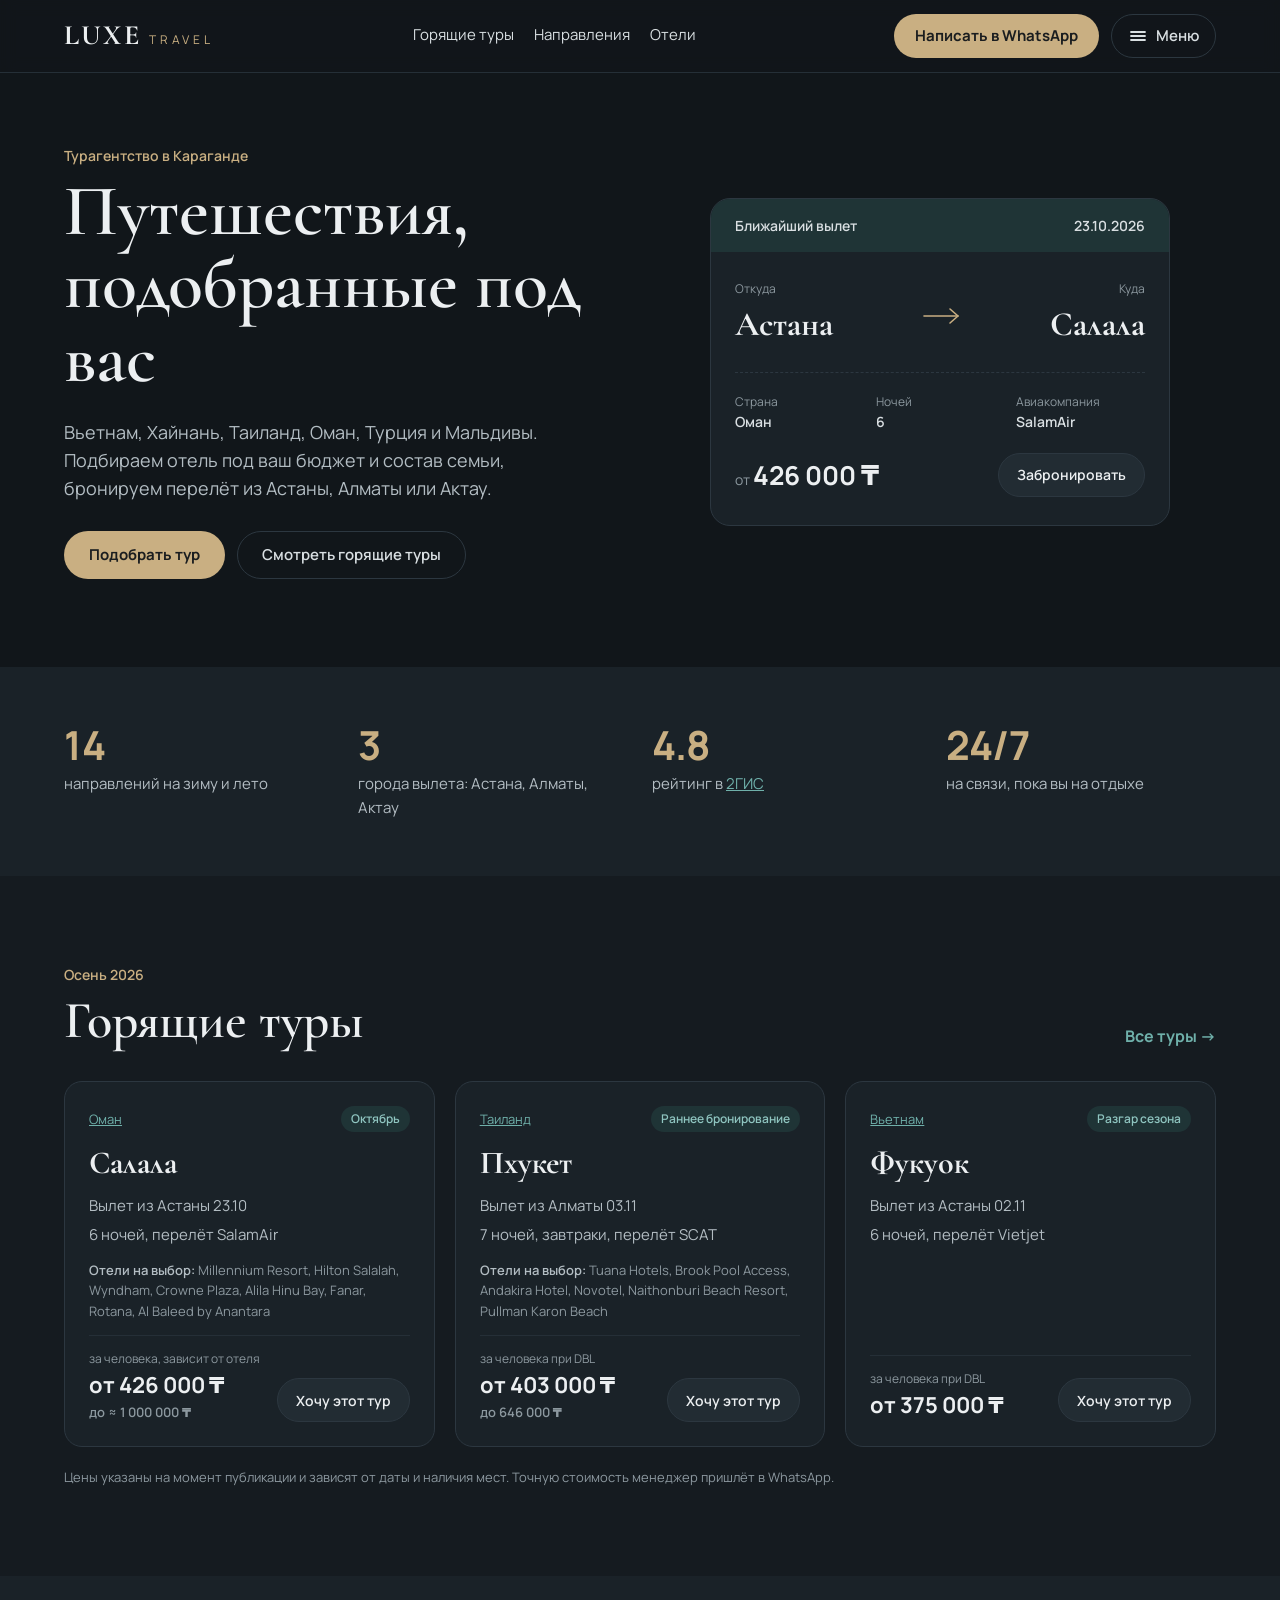
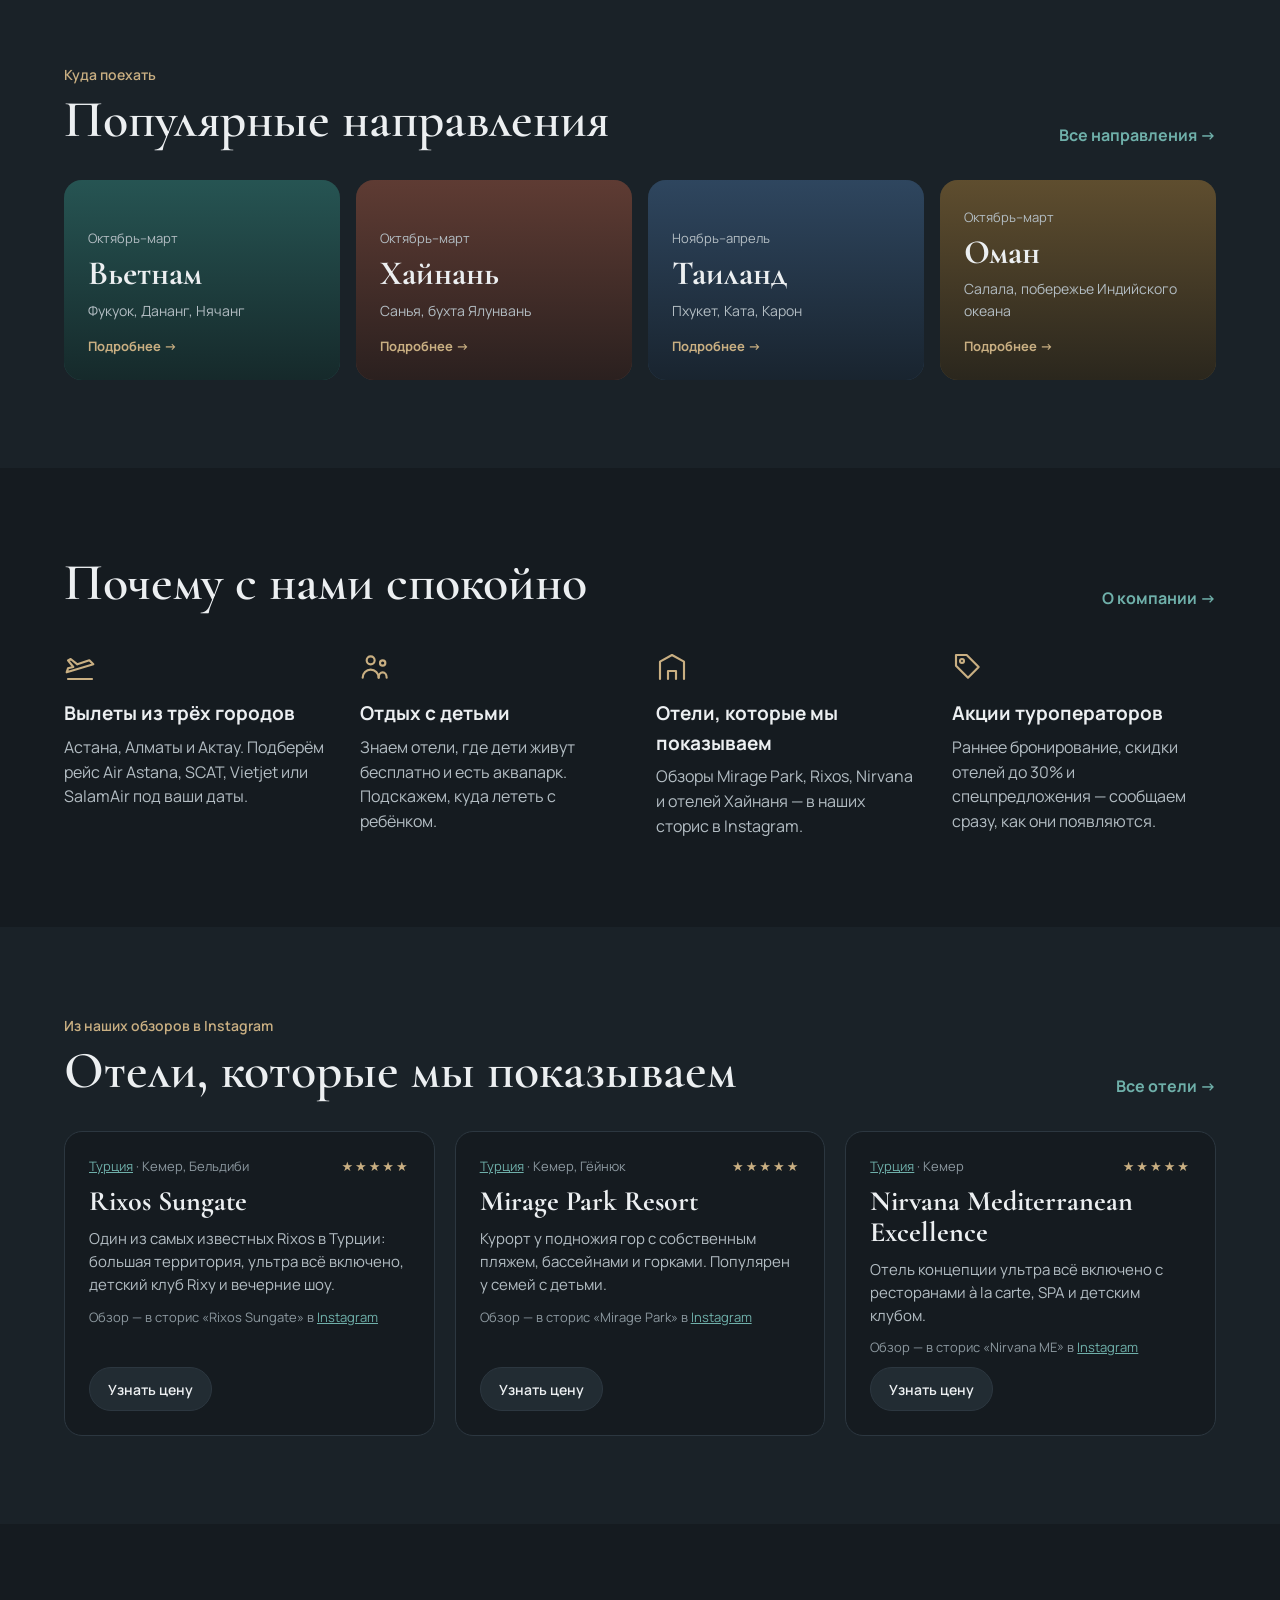
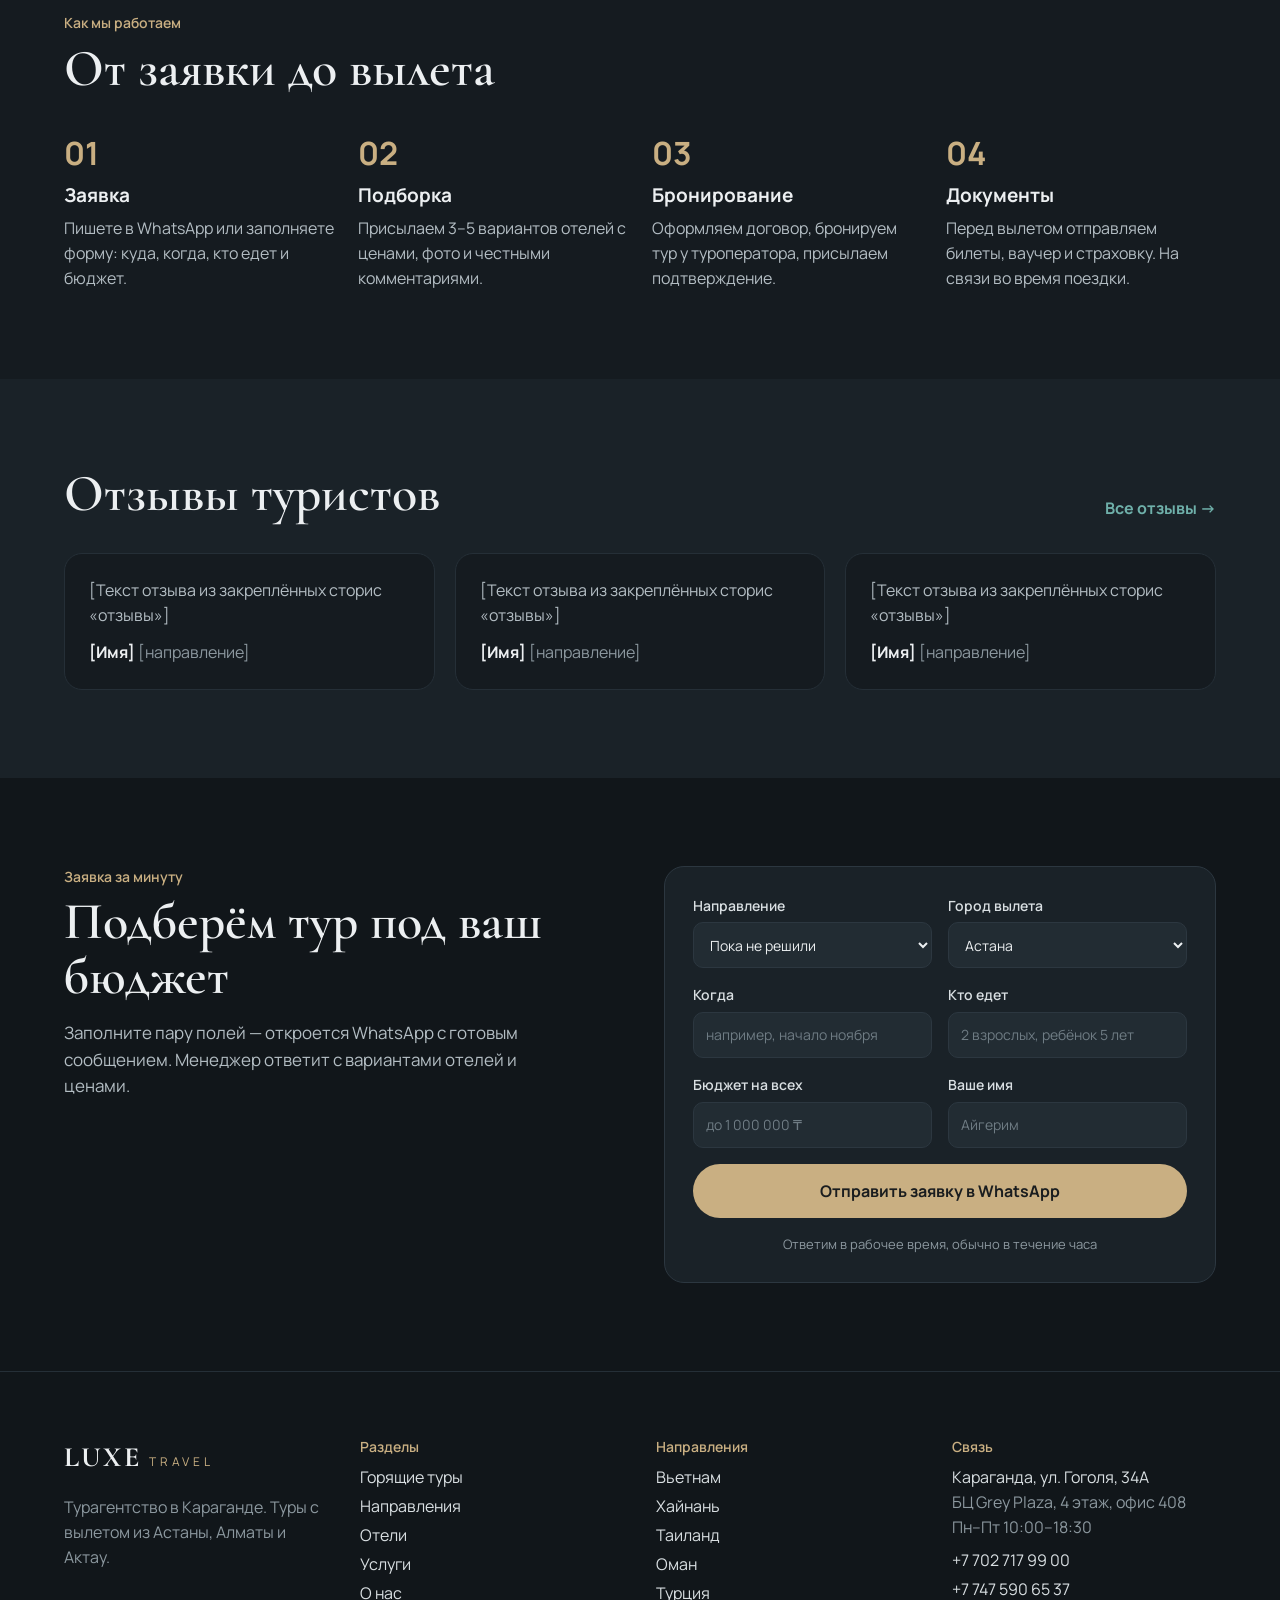
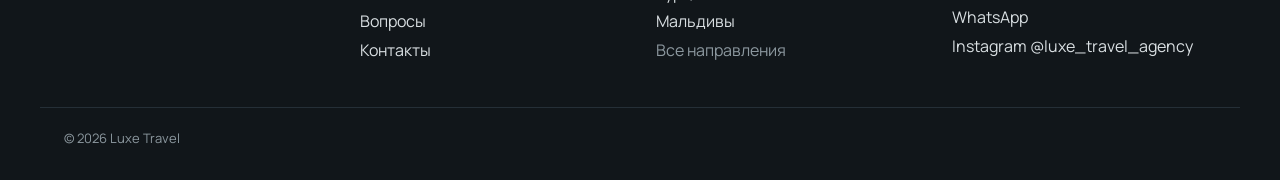
<file: index.html>
<!doctype html>
<html lang="ru">
<head>
<meta charset="utf-8">
<meta name="viewport" content="width=device-width, initial-scale=1">
<title>Luxe Travel — турагентство в Караганде</title>
<meta name="description" content="Туры во Вьетнам, на Хайнань, в Таиланд, Оман, Турцию и на Мальдивы с вылетом из Астаны, Алматы и Актау. Подбор тура в WhatsApp.">
<link rel="preconnect" href="https://fonts.googleapis.com">
<link rel="preconnect" href="https://fonts.gstatic.com" crossorigin>
<link href="https://fonts.googleapis.com/css2?family=Cormorant+Garamond:wght@500;600;700&family=Manrope:wght@400;500;600;700&display=swap" rel="stylesheet">
<link rel="stylesheet" href="assets/css/style.css">
</head>
<body data-page="home">

<main>
  <section class="dark">
    <div class="wrap hero">
      <div>
        <div class="kicker">Турагентство в Караганде</div>
        <h1>Путешествия, подобранные под вас</h1>
        <p>Вьетнам, Хайнань, Таиланд, Оман, Турция и Мальдивы. Подбираем отель под ваш бюджет и состав семьи, бронируем перелёт из Астаны, Алматы или Актау.</p>
        <div class="actions">
          <a href="#pick" class="btn btn-light">Подобрать тур</a>
          <a href="tours.html" class="btn btn-ghost">Смотреть горящие туры</a>
        </div>
      </div>

      <div class="pass">
        <div class="pass-top"><span>Ближайший вылет</span><span>23.10.2026</span></div>
        <div class="pass-body">
          <div class="route">
            <div><small>Откуда</small><strong>Астана</strong></div>
            <svg width="40" height="24" viewBox="0 0 40 24" fill="none" stroke="currentColor" class="icon" stroke-width="1.6" stroke-linecap="round" stroke-linejoin="round" aria-hidden="true"><path d="M2 12h34"/><path d="M28 5l8 7-8 7"/></svg>
            <div style="text-align:right"><small>Куда</small><strong>Салала</strong></div>
          </div>
          <hr>
          <div class="facts">
            <div><small>Страна</small><b>Оман</b></div>
            <div><small>Ночей</small><b>6</b></div>
            <div><small>Авиакомпания</small><b>SalamAir</b></div>
          </div>
          <div class="price-row">
            <div><span class="from">от </span><span class="sum">426 000 ₸</span></div>
            <a class="btn btn-ink js-wa" href="#" data-text="Здравствуйте! Интересует тур в Оман (Салала), вылет из Астаны 23.10, 6 ночей. Есть места?">Забронировать</a>
          </div>
        </div>
      </div>
    </div>
  </section>

  <section class="section-sm alt">
    <div class="wrap stats">
      <div><b id="dirCount">14</b><span>направлений на зиму и лето</span></div>
      <div><b>3</b><span>города вылета: Астана, Алматы, Актау</span></div>
      <div><b>4.8</b><span>рейтинг в <a href="https://2gis.kz/karaganda/firm/70000001028727120" target="_blank" rel="noopener">2ГИС</a></span></div>
      <div><b>24/7</b><span>на связи, пока вы на отдыхе</span></div>
    </div>
  </section>

  <section class="section">
    <div class="wrap">
      <div class="head">
        <div>
          <div class="kicker">Осень 2026</div>
          <h2 class="h2">Горящие туры</h2>
        </div>
        <a href="tours.html" class="more">Все туры</a>
      </div>
      <div class="grid" id="offers"></div>
      <p class="note">Цены указаны на момент публикации и зависят от даты и наличия мест. Точную стоимость менеджер пришлёт в WhatsApp.</p>
    </div>
  </section>

  <section class="section alt">
    <div class="wrap">
      <div class="head">
        <div>
          <div class="kicker">Куда поехать</div>
          <h2 class="h2">Популярные направления</h2>
        </div>
        <a href="directions.html" class="more">Все направления</a>
      </div>
      <div class="dirs" id="dirs"></div>
    </div>
  </section>

  <section class="section">
    <div class="wrap">
      <div class="head">
        <h2 class="h2">Почему с нами спокойно</h2>
        <a href="about.html" class="more">О компании</a>
      </div>
      <div class="why">
        <div>
          <svg width="32" height="32" viewBox="0 0 24 24" fill="none" stroke="currentColor" class="icon" stroke-width="1.6" stroke-linecap="round" stroke-linejoin="round" aria-hidden="true"><path d="M2 16l20-6-3-3-9 3-5-4-2 1 4 5-4 1z"/><path d="M3 21h18"/></svg>
          <h3>Вылеты из трёх городов</h3>
          <p>Астана, Алматы и Актау. Подберём рейс Air Astana, SCAT, Vietjet или SalamAir под ваши даты.</p>
        </div>
        <div>
          <svg width="32" height="32" viewBox="0 0 24 24" fill="none" stroke="currentColor" class="icon" stroke-width="1.6" stroke-linecap="round" stroke-linejoin="round" aria-hidden="true"><circle cx="8" cy="7" r="3"/><circle cx="17" cy="9" r="2"/><path d="M2 20c0-3.3 2.7-6 6-6s6 2.7 6 6"/><path d="M14 20c0-2.2 1.3-4 3-4s3 1.8 3 4"/></svg>
          <h3>Отдых с детьми</h3>
          <p>Знаем отели, где дети живут бесплатно и есть аквапарк. Подскажем, куда лететь с ребёнком.</p>
        </div>
        <div>
          <svg width="32" height="32" viewBox="0 0 24 24" fill="none" stroke="currentColor" class="icon" stroke-width="1.6" stroke-linecap="round" stroke-linejoin="round" aria-hidden="true"><path d="M3 21V8l9-5 9 5v13"/><path d="M9 21v-6h6v6"/></svg>
          <h3>Отели, которые мы показываем</h3>
          <p>Обзоры Mirage Park, Rixos, Nirvana и отелей Хайнаня — в наших сторис в Instagram.</p>
        </div>
        <div>
          <svg width="32" height="32" viewBox="0 0 24 24" fill="none" stroke="currentColor" class="icon" stroke-width="1.6" stroke-linecap="round" stroke-linejoin="round" aria-hidden="true"><path d="M20 12l-8 8-9-9V3h8z"/><circle cx="7.5" cy="7.5" r="1.5"/></svg>
          <h3>Акции туроператоров</h3>
          <p>Раннее бронирование, скидки отелей до 30% и спецпредложения — сообщаем сразу, как они появляются.</p>
        </div>
      </div>
    </div>
  </section>

  <section class="section alt">
    <div class="wrap">
      <div class="head">
        <div>
          <div class="kicker">Из наших обзоров в Instagram</div>
          <h2 class="h2">Отели, которые мы показываем</h2>
        </div>
        <a href="hotels.html" class="more">Все отели</a>
      </div>
      <div class="grid" id="hotels"></div>
    </div>
  </section>

  <section class="section">
    <div class="wrap">
      <div class="kicker">Как мы работаем</div>
      <h2 class="h2">От заявки до вылета</h2>
      <div class="steps">
        <div class="step"><h3>Заявка</h3><p>Пишете в WhatsApp или заполняете форму: куда, когда, кто едет и бюджет.</p></div>
        <div class="step"><h3>Подборка</h3><p>Присылаем 3–5 вариантов отелей с ценами, фото и честными комментариями.</p></div>
        <div class="step"><h3>Бронирование</h3><p>Оформляем договор, бронируем тур у туроператора, присылаем подтверждение.</p></div>
        <div class="step"><h3>Документы</h3><p>Перед вылетом отправляем билеты, ваучер и страховку. На связи во время поездки.</p></div>
      </div>
    </div>
  </section>

  <section class="section alt">
    <div class="wrap">
      <div class="head">
        <h2 class="h2">Отзывы туристов</h2>
        <a href="about.html#reviews" class="more">Все отзывы</a>
      </div>
      <div class="grid" id="reviews"></div>
    </div>
  </section>

  <div data-pick-block></div>
</main>

<script src="assets/js/data.js"></script>
<script src="assets/js/main.js"></script>
<script>
  function initPage() {
    renderOffers(document.getElementById('offers'), OFFERS.slice(0, 3));
    renderDirections(document.getElementById('dirs'), DIRECTIONS.slice(0, 4));
    renderReviews(document.getElementById('reviews'), REVIEWS.slice(0, 3));
    renderHotels(document.getElementById('hotels'), HOTELS.slice(0, 3));
    document.getElementById('dirCount').textContent = DIRECTIONS.length;
  }
</script>
</body>
</html>
</file>
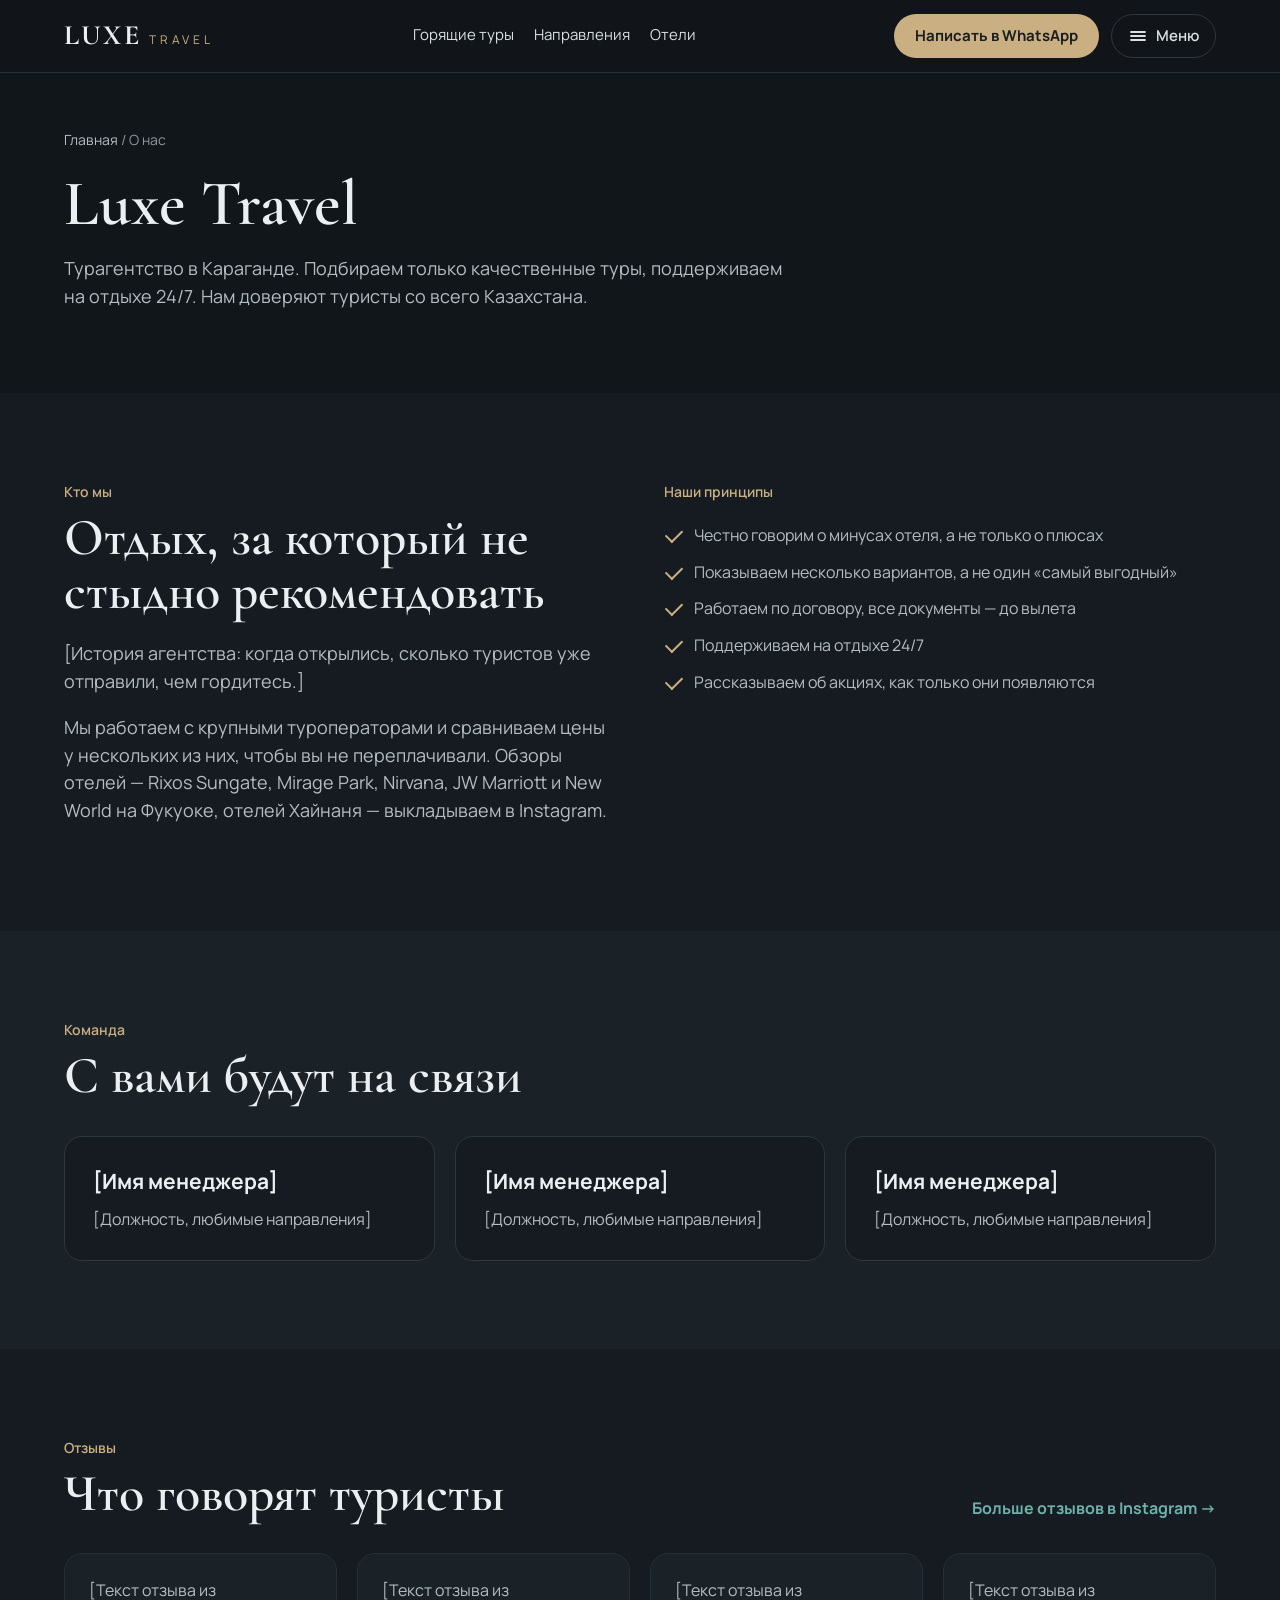
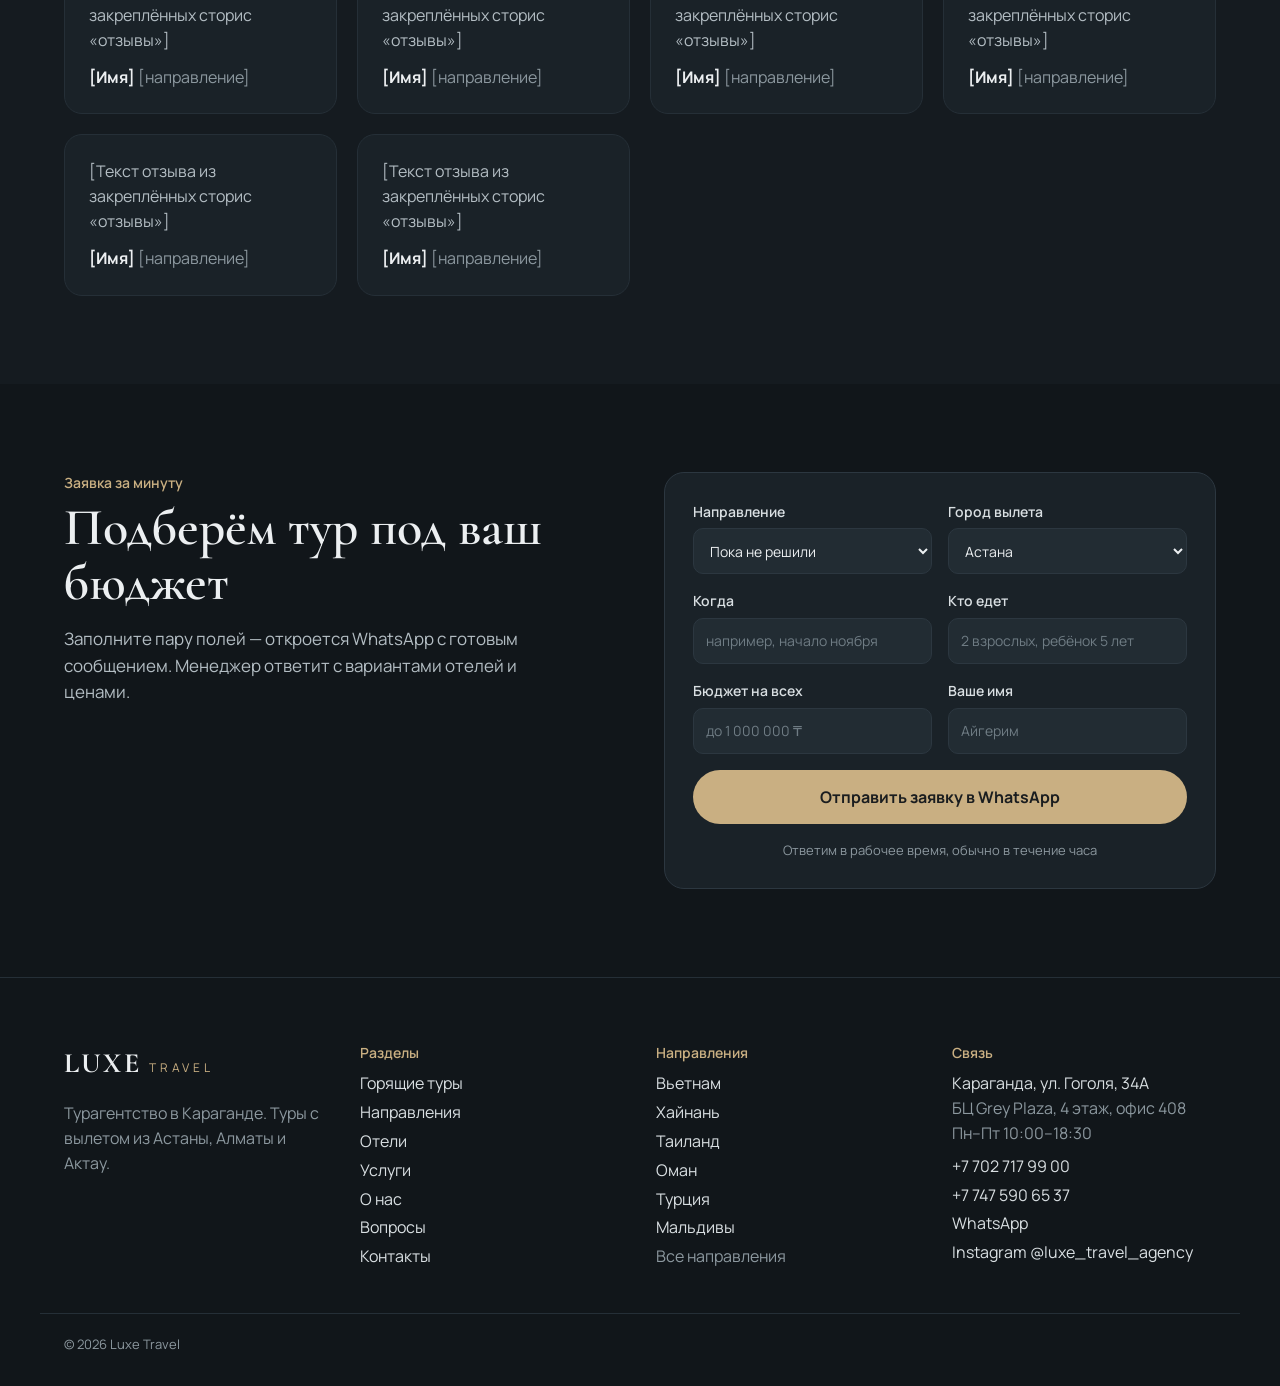
<file: about.html>
<!doctype html>
<html lang="ru">
<head>
<meta charset="utf-8">
<meta name="viewport" content="width=device-width, initial-scale=1">
<title>О компании и отзывы — Luxe Travel</title>
<meta name="description" content="Турагентство Luxe Travel в Караганде: кто мы, как работаем и что говорят туристы.">
<link rel="preconnect" href="https://fonts.googleapis.com">
<link rel="preconnect" href="https://fonts.gstatic.com" crossorigin>
<link href="https://fonts.googleapis.com/css2?family=Cormorant+Garamond:wght@500;600;700&family=Manrope:wght@400;500;600;700&display=swap" rel="stylesheet">
<link rel="stylesheet" href="assets/css/style.css">
</head>
<body data-page="about">

<main>
  <section class="dark">
    <div class="wrap page-head">
      <div class="crumbs"><a href="index.html">Главная</a> / О нас</div>
      <h1>Luxe Travel</h1>
      <p class="lead">Турагентство в Караганде. Подбираем только качественные туры, поддерживаем на отдыхе 24/7. Нам доверяют туристы со всего Казахстана.</p>
    </div>
  </section>

  <section class="section">
    <div class="wrap two-col">
      <div>
        <div class="kicker">Кто мы</div>
        <h2 class="h2" style="margin-bottom:20px">Отдых, за который не стыдно рекомендовать</h2>
        <!-- Замените текст на настоящую историю агентства: год основания, сколько туристов отправили, имена менеджеров. -->
        <p class="lead">[История агентства: когда открылись, сколько туристов уже отправили, чем гордитесь.]</p>
        <p class="lead">Мы работаем с крупными туроператорами и сравниваем цены у нескольких из них, чтобы вы не переплачивали. Обзоры отелей — Rixos Sungate, Mirage Park, Nirvana, JW Marriott и New World на Фукуоке, отелей Хайнаня — выкладываем в Instagram.</p>
      </div>
      <div>
        <div class="kicker">Наши принципы</div>
        <ul class="ticks" style="margin-top:20px">
          <li>Честно говорим о минусах отеля, а не только о плюсах</li>
          <li>Показываем несколько вариантов, а не один «самый выгодный»</li>
          <li>Работаем по договору, все документы — до вылета</li>
          <li>Поддерживаем на отдыхе 24/7</li>
          <li>Рассказываем об акциях, как только они появляются</li>
        </ul>
      </div>
    </div>
  </section>

  <section class="section alt">
    <div class="wrap">
      <!-- Добавьте фото и имена менеджеров, если хотите. -->
      <div class="kicker">Команда</div>
      <h2 class="h2" style="margin-bottom:32px">С вами будут на связи</h2>
      <div class="grid">
        <div class="service"><h3>[Имя менеджера]</h3><p>[Должность, любимые направления]</p></div>
        <div class="service"><h3>[Имя менеджера]</h3><p>[Должность, любимые направления]</p></div>
        <div class="service"><h3>[Имя менеджера]</h3><p>[Должность, любимые направления]</p></div>
      </div>
    </div>
  </section>

  <section class="section" id="reviews">
    <div class="wrap">
      <div class="head">
        <div>
          <div class="kicker">Отзывы</div>
          <h2 class="h2">Что говорят туристы</h2>
        </div>
        <a class="more" href="https://www.instagram.com/luxe_travel_agency" target="_blank" rel="noopener">Больше отзывов в Instagram</a>
      </div>
      <div class="grid" id="reviews-list"></div>
    </div>
  </section>

  <div data-pick-block></div>
</main>

<script src="assets/js/data.js"></script>
<script src="assets/js/main.js"></script>
<script>
  function initPage() {
    renderReviews(document.getElementById('reviews-list'), REVIEWS);
  }
</script>
</body>
</html>
</file>
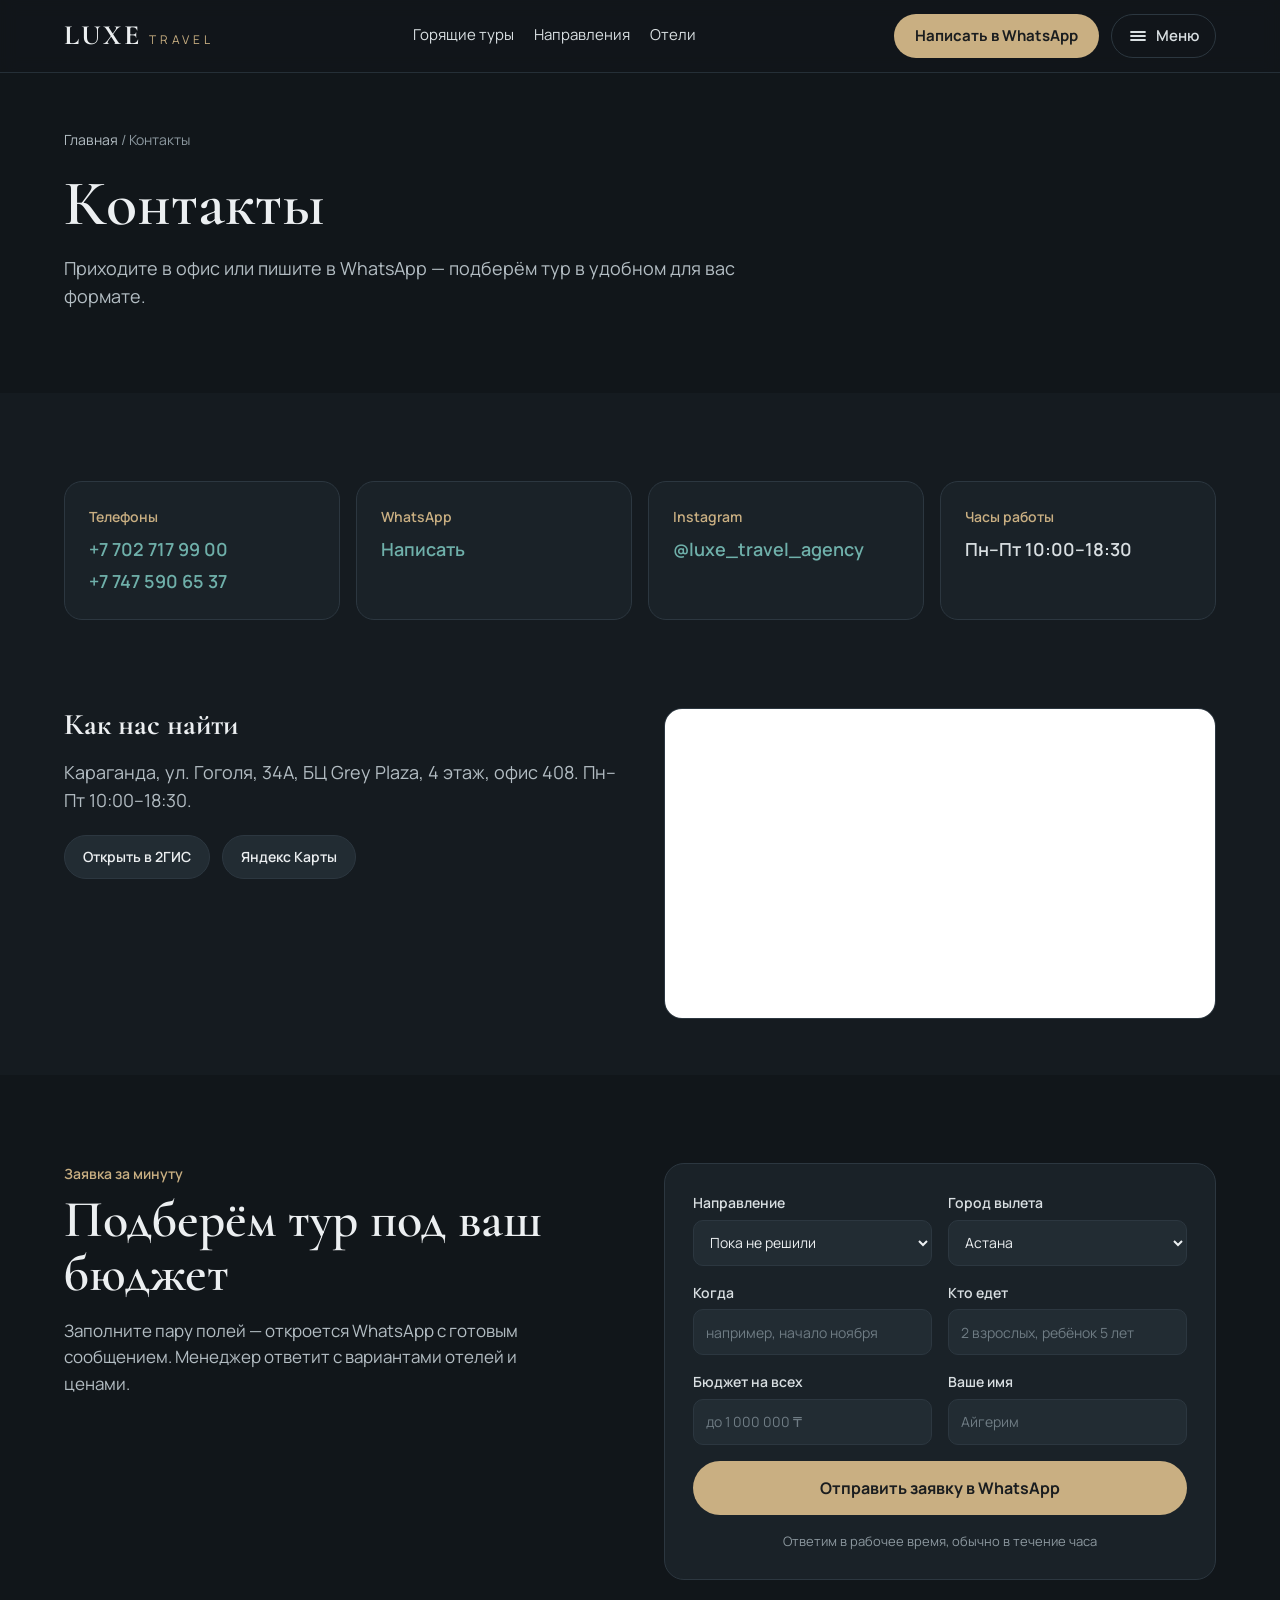
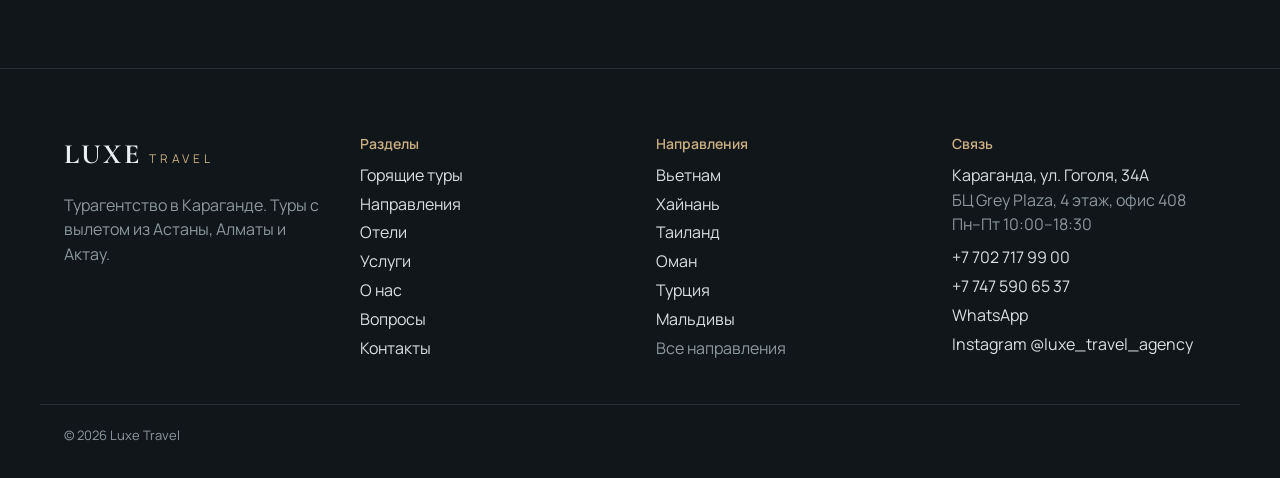
<file: contacts.html>
<!doctype html>
<html lang="ru">
<head>
<meta charset="utf-8">
<meta name="viewport" content="width=device-width, initial-scale=1">
<title>Контакты — Luxe Travel</title>
<meta name="description" content="Турагентство Luxe Travel: Караганда, ул. Гоголя, 34А. Телефон, WhatsApp, Instagram.">
<link rel="preconnect" href="https://fonts.googleapis.com">
<link rel="preconnect" href="https://fonts.gstatic.com" crossorigin>
<link href="https://fonts.googleapis.com/css2?family=Cormorant+Garamond:wght@500;600;700&family=Manrope:wght@400;500;600;700&display=swap" rel="stylesheet">
<link rel="stylesheet" href="assets/css/style.css">
</head>
<body data-page="contacts">

<main>
  <section class="dark">
    <div class="wrap page-head">
      <div class="crumbs"><a href="index.html">Главная</a> / Контакты</div>
      <h1>Контакты</h1>
      <p class="lead">Приходите в офис или пишите в WhatsApp — подберём тур в удобном для вас формате.</p>
    </div>
  </section>

  <section class="section">
    <div class="wrap">
      <div class="contact-cards" id="cards"></div>
    </div>
  </section>

  <section class="section-sm" style="padding-top:0">
    <div class="wrap two-col">
      <div>
        <h2 class="h3">Как нас найти</h2>
        <p class="lead" id="addr"></p>
        <div class="actions" style="margin-top:20px">
          <a class="btn btn-ink" target="_blank" rel="noopener" href="https://2gis.kz/karaganda/firm/70000001028727120">Открыть в 2ГИС</a>
          <a class="btn btn-ink" target="_blank" rel="noopener" href="https://yandex.kz/maps/?text=%D0%9A%D0%B0%D1%80%D0%B0%D0%B3%D0%B0%D0%BD%D0%B4%D0%B0%2C%20%D1%83%D0%BB.%20%D0%93%D0%BE%D0%B3%D0%BE%D0%BB%D1%8F%2C%2034%D0%90">Яндекс Карты</a>
        </div>
      </div>
      <!-- Карта: Яндекс Карты → «Поделиться» → «Встроить карту», вставьте сюда свой код при желании. -->
      <iframe class="map" title="Карта: Караганда, ул. Гоголя, 34А" loading="lazy"
        src="https://yandex.kz/map-widget/v1/?text=%D0%9A%D0%B0%D1%80%D0%B0%D0%B3%D0%B0%D0%BD%D0%B4%D0%B0%2C%20%D1%83%D0%BB.%20%D0%93%D0%BE%D0%B3%D0%BE%D0%BB%D1%8F%2C%2034%D0%90&z=16"></iframe>
    </div>
  </section>

  <div data-pick-block></div>
</main>

<script src="assets/js/data.js"></script>
<script src="assets/js/main.js"></script>
<script>
  function initPage() {
    document.getElementById('addr').textContent = SITE.address + ', ' + SITE.office + '. ' + SITE.hours + '.';
    document.getElementById('cards').innerHTML =
      '<div class="contact-card"><h3>Телефоны</h3>' + SITE.phones.map((p) => '<p><a href="' + p.href + '">' + esc(p.text) + '</a></p>').join('') + '</div>' +
      '<div class="contact-card"><h3>WhatsApp</h3><p><a class="js-wa" href="#" data-text="Здравствуйте! Хочу подобрать тур.">Написать</a></p></div>' +
      '<div class="contact-card"><h3>Instagram</h3><p><a href="' + SITE.instagram + '" target="_blank" rel="noopener">' + esc(SITE.instagramName) + '</a></p></div>' +
      '<div class="contact-card"><h3>Часы работы</h3><p>' + esc(SITE.hours) + '</p></div>';
  }
</script>
</body>
</html>
</file>
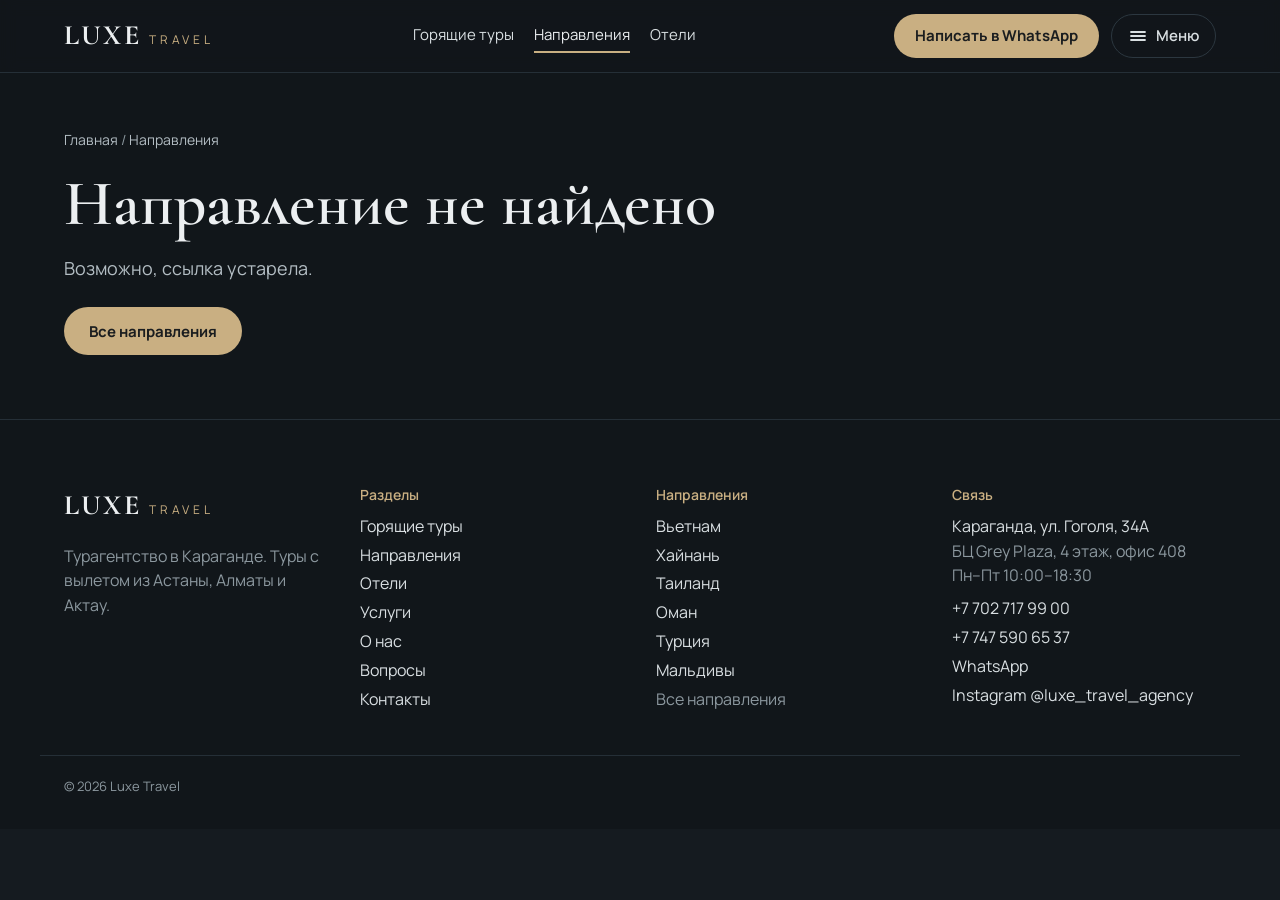
<file: country.html>
<!doctype html>
<html lang="ru">
<head>
<meta charset="utf-8">
<meta name="viewport" content="width=device-width, initial-scale=1">
<title>Направление — Luxe Travel</title>
<meta name="description" content="Туры из Казахстана: курорты, сезон, перелёт, виза и актуальные предложения.">
<link rel="preconnect" href="https://fonts.googleapis.com">
<link rel="preconnect" href="https://fonts.gstatic.com" crossorigin>
<link href="https://fonts.googleapis.com/css2?family=Cormorant+Garamond:wght@500;600;700&family=Manrope:wght@400;500;600;700&display=swap" rel="stylesheet">
<link rel="stylesheet" href="assets/css/style.css">
</head>
<body data-page="directions">

<main id="country"></main>

<script src="assets/js/data.js"></script>
<script src="assets/js/main.js"></script>
<script>
  // Страница одной страны: country.html?id=vietnam (id — из DIRECTIONS в data.js)
  function initPage() {
    const main = document.getElementById('country');
    const d = dirById(new URLSearchParams(location.search).get('id'));

    if (!d) {
      main.innerHTML =
        '<section class="dark"><div class="wrap page-head">' +
        '<div class="crumbs"><a href="index.html">Главная</a> / <a href="directions.html">Направления</a></div>' +
        '<h1>Направление не найдено</h1><p class="lead">Возможно, ссылка устарела.</p>' +
        '<div class="actions" style="margin-top:24px"><a class="btn btn-light" href="directions.html">Все направления</a></div>' +
        '</div></section>';
      return;
    }

    document.title = 'Туры: ' + d.name + ' из Казахстана — Luxe Travel';
    document.querySelector('meta[name="description"]').content = 'Туры: ' + d.name + ' (' + d.places + ') с вылетом из Астаны, Алматы и Актау. ' + d.intro;

    const offers = OFFERS.filter((o) => o.country === d.id);
    const hotels = HOTELS.filter((h) => h.country === d.id);
    const others = DIRECTIONS.filter((x) => x.id !== d.id && (x.s === d.s || x.s === 'both' || d.s === 'both')).slice(0, 4);
    const ask = 'Здравствуйте! Хочу тур: ' + d.name + '. Подскажите варианты.';

    main.innerHTML =
      '<section class="dark" style="background:linear-gradient(160deg,' + d.bg + ' -40%, #11161A 65%)">' +
        '<div class="wrap page-head country-hero">' +
          '<div class="crumbs"><a href="index.html">Главная</a> / <a href="directions.html">Направления</a> / ' + esc(d.name) + '</div>' +
          '<div class="kicker">' + esc(d.places) + '</div>' +
          '<h1>' + esc(d.name) + '</h1>' +
          '<p class="lead">' + esc(d.intro) + '</p>' +
          '<div class="actions" style="margin-top:28px">' +
            '<a class="btn btn-light js-wa" href="#" data-text="' + esc(ask) + '">Подобрать тур</a>' +
            (offers.length ? '<a class="btn btn-ghost" href="#offers-block">Горящие туры (' + offers.length + ')</a>' : '') +
          '</div>' +
          '<div class="keyfacts">' +
            '<div><small>Сезон</small><b>' + esc(d.season) + '</b></div>' +
            '<div><small>Перелёт</small><b>' + esc(d.flight) + '</b></div>' +
            '<div><small>Виза для граждан РК</small><b>' + esc(d.visa) + '</b></div>' +
            '<div><small>Валюта</small><b>' + esc(d.currency) + '</b></div>' +
            '<div><small>С детьми</small><b>' + (d.kids ? 'Отлично подходит' : 'Лучше со школьниками') + '</b></div>' +
          '</div>' +
        '</div>' +
      '</section>' +

      '<section class="section"><div class="wrap two-col">' +
        '<div><div class="kicker">Где отдыхать</div><h2 class="h2" style="margin-bottom:28px">Курорты</h2><div class="resorts">' +
          d.resorts.map((r) => '<div class="resort"><h3>' + esc(r.name) + '</h3><p>' + esc(r.text) + '</p></div>').join('') +
        '</div></div>' +
        '<div><div class="kicker">Почему стоит поехать</div><h2 class="h2" style="margin-bottom:28px">Главное</h2><ul class="ticks">' +
          d.highlights.map((h) => '<li>' + esc(h) + '</li>').join('') +
        '</ul>' +
        '<p class="note">* Визовые правила и время перелёта ориентировочные и могут меняться. Актуальные условия уточняйте у менеджера перед покупкой тура.</p>' +
        '</div>' +
      '</div></section>' +

      (offers.length
        ? '<section class="section alt" id="offers-block"><div class="wrap"><div class="head"><div><div class="kicker">' + esc(d.name) + '</div><h2 class="h2">Горящие туры</h2></div><a class="more" href="tours.html">Все туры</a></div><div class="grid" id="offers"></div></div></section>'
        : '<section class="section-sm alt"><div class="wrap cta"><div><h2 class="h3" style="margin:0">Сейчас нет горящих туров в эту страну</h2><p style="color:var(--body)">Напишите даты — подберём лучшие цены у туроператоров.</p></div><a class="btn btn-ink js-wa" href="#" data-text="' + esc(ask) + '">Узнать цены</a></div></section>') +

      (hotels.length
        ? '<section class="section"><div class="wrap"><div class="head"><div><div class="kicker">Из наших обзоров</div><h2 class="h2">Отели</h2></div><a class="more" href="hotels.html">Все отели</a></div><div class="grid" id="hotels"></div></div></section>'
        : '') +

      '<section class="section' + (hotels.length ? ' alt' : '') + '"><div class="wrap"><div class="head"><h2 class="h2">Похожие направления</h2><a class="more" href="directions.html">Все направления</a></div><div class="dirs" id="others"></div></div></section>' +
      '<div data-pick-block data-dest="' + d.id + '"></div>';

    if (offers.length) renderOffers(document.getElementById('offers'), offers);
    if (hotels.length) renderHotels(document.getElementById('hotels'), hotels);
    renderDirections(document.getElementById('others'), others);
  }
</script>
</body>
</html>
</file>
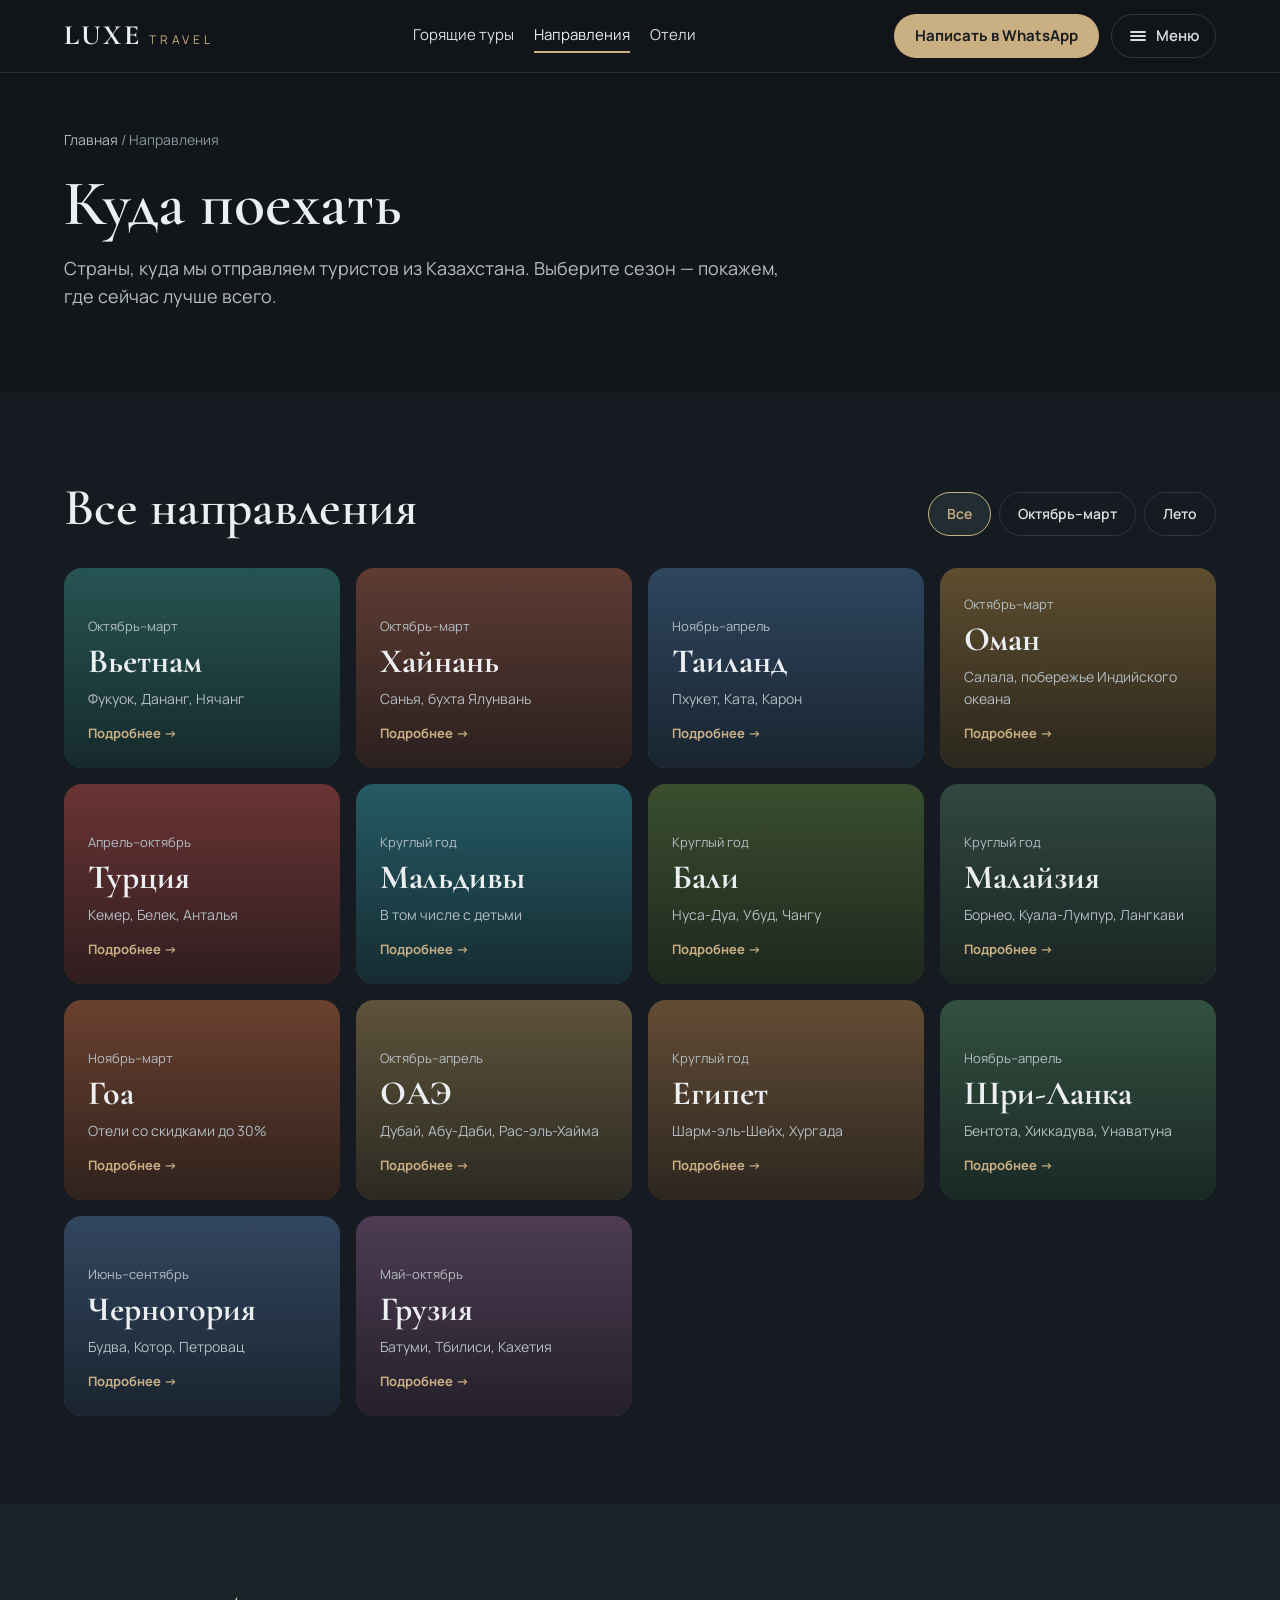
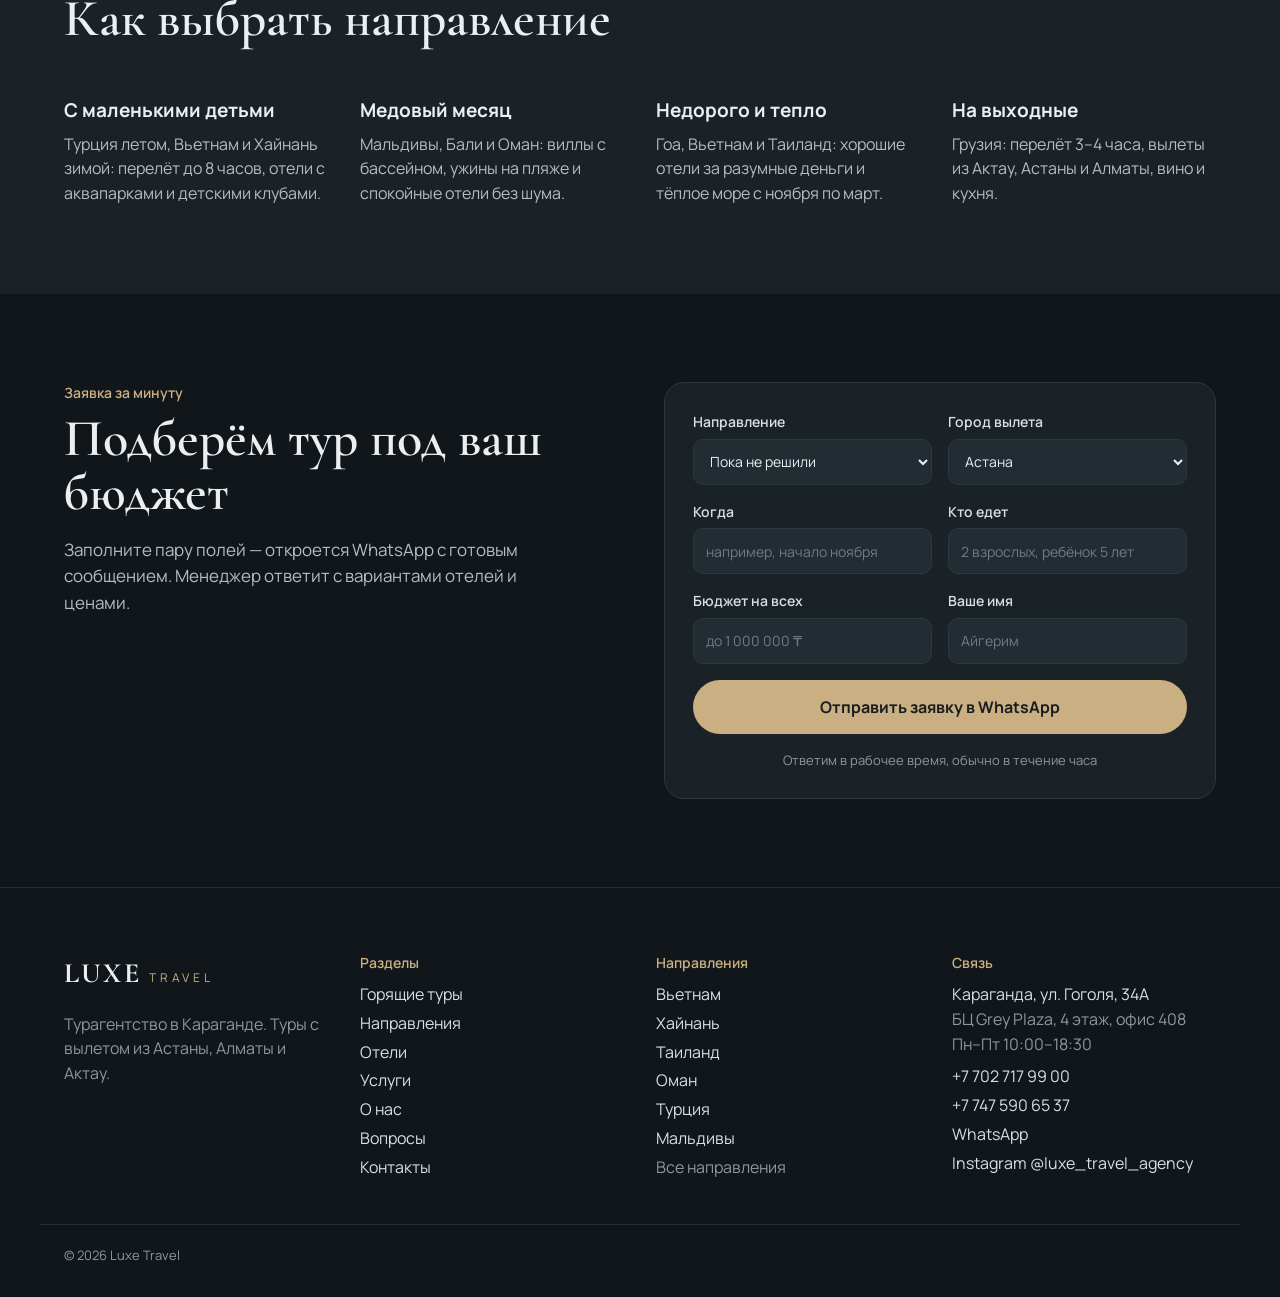
<file: directions.html>
<!doctype html>
<html lang="ru">
<head>
<meta charset="utf-8">
<meta name="viewport" content="width=device-width, initial-scale=1">
<title>Направления — Luxe Travel</title>
<meta name="description" content="Куда поехать зимой и летом: Вьетнам, Хайнань, Таиланд, Оман, Мальдивы, Бали, Турция, Черногория, Грузия и другие страны.">
<link rel="preconnect" href="https://fonts.googleapis.com">
<link rel="preconnect" href="https://fonts.gstatic.com" crossorigin>
<link href="https://fonts.googleapis.com/css2?family=Cormorant+Garamond:wght@500;600;700&family=Manrope:wght@400;500;600;700&display=swap" rel="stylesheet">
<link rel="stylesheet" href="assets/css/style.css">
</head>
<body data-page="directions">

<main>
  <section class="dark">
    <div class="wrap page-head">
      <div class="crumbs"><a href="index.html">Главная</a> / Направления</div>
      <h1>Куда поехать</h1>
      <p class="lead">Страны, куда мы отправляем туристов из Казахстана. Выберите сезон — покажем, где сейчас лучше всего.</p>
    </div>
  </section>

  <section class="section">
    <div class="wrap">
      <div class="head">
        <h2 class="h2">Все направления</h2>
        <div class="chips" id="fSeason" role="group" aria-label="Сезон">
          <button type="button" class="chip" data-value="all" aria-pressed="true">Все</button>
          <button type="button" class="chip" data-value="winter" aria-pressed="false">Октябрь–март</button>
          <button type="button" class="chip" data-value="summer" aria-pressed="false">Лето</button>
        </div>
      </div>
      <div class="dirs" id="dirs"></div>
    </div>
  </section>

  <section class="section alt">
    <div class="wrap">
      <h2 class="h2">Как выбрать направление</h2>
      <div class="why">
        <div><h3>С маленькими детьми</h3><p>Турция летом, Вьетнам и Хайнань зимой: перелёт до 8 часов, отели с аквапарками и детскими клубами.</p></div>
        <div><h3>Медовый месяц</h3><p>Мальдивы, Бали и Оман: виллы с бассейном, ужины на пляже и спокойные отели без шума.</p></div>
        <div><h3>Недорого и тепло</h3><p>Гоа, Вьетнам и Таиланд: хорошие отели за разумные деньги и тёплое море с ноября по март.</p></div>
        <div><h3>На выходные</h3><p>Грузия: перелёт 3–4 часа, вылеты из Актау, Астаны и Алматы, вино и кухня.</p></div>
      </div>
    </div>
  </section>

  <div data-pick-block></div>
</main>

<script src="assets/js/data.js"></script>
<script src="assets/js/main.js"></script>
<script>
  function initPage() {
    const box = document.getElementById('dirs');
    const update = (season) => renderDirections(box, DIRECTIONS.filter((d) =>
      season === 'all' || d.s === season || d.s === 'both'));
    bindChips(document.getElementById('fSeason'), update);
    update('all');
  }
</script>
</body>
</html>
</file>
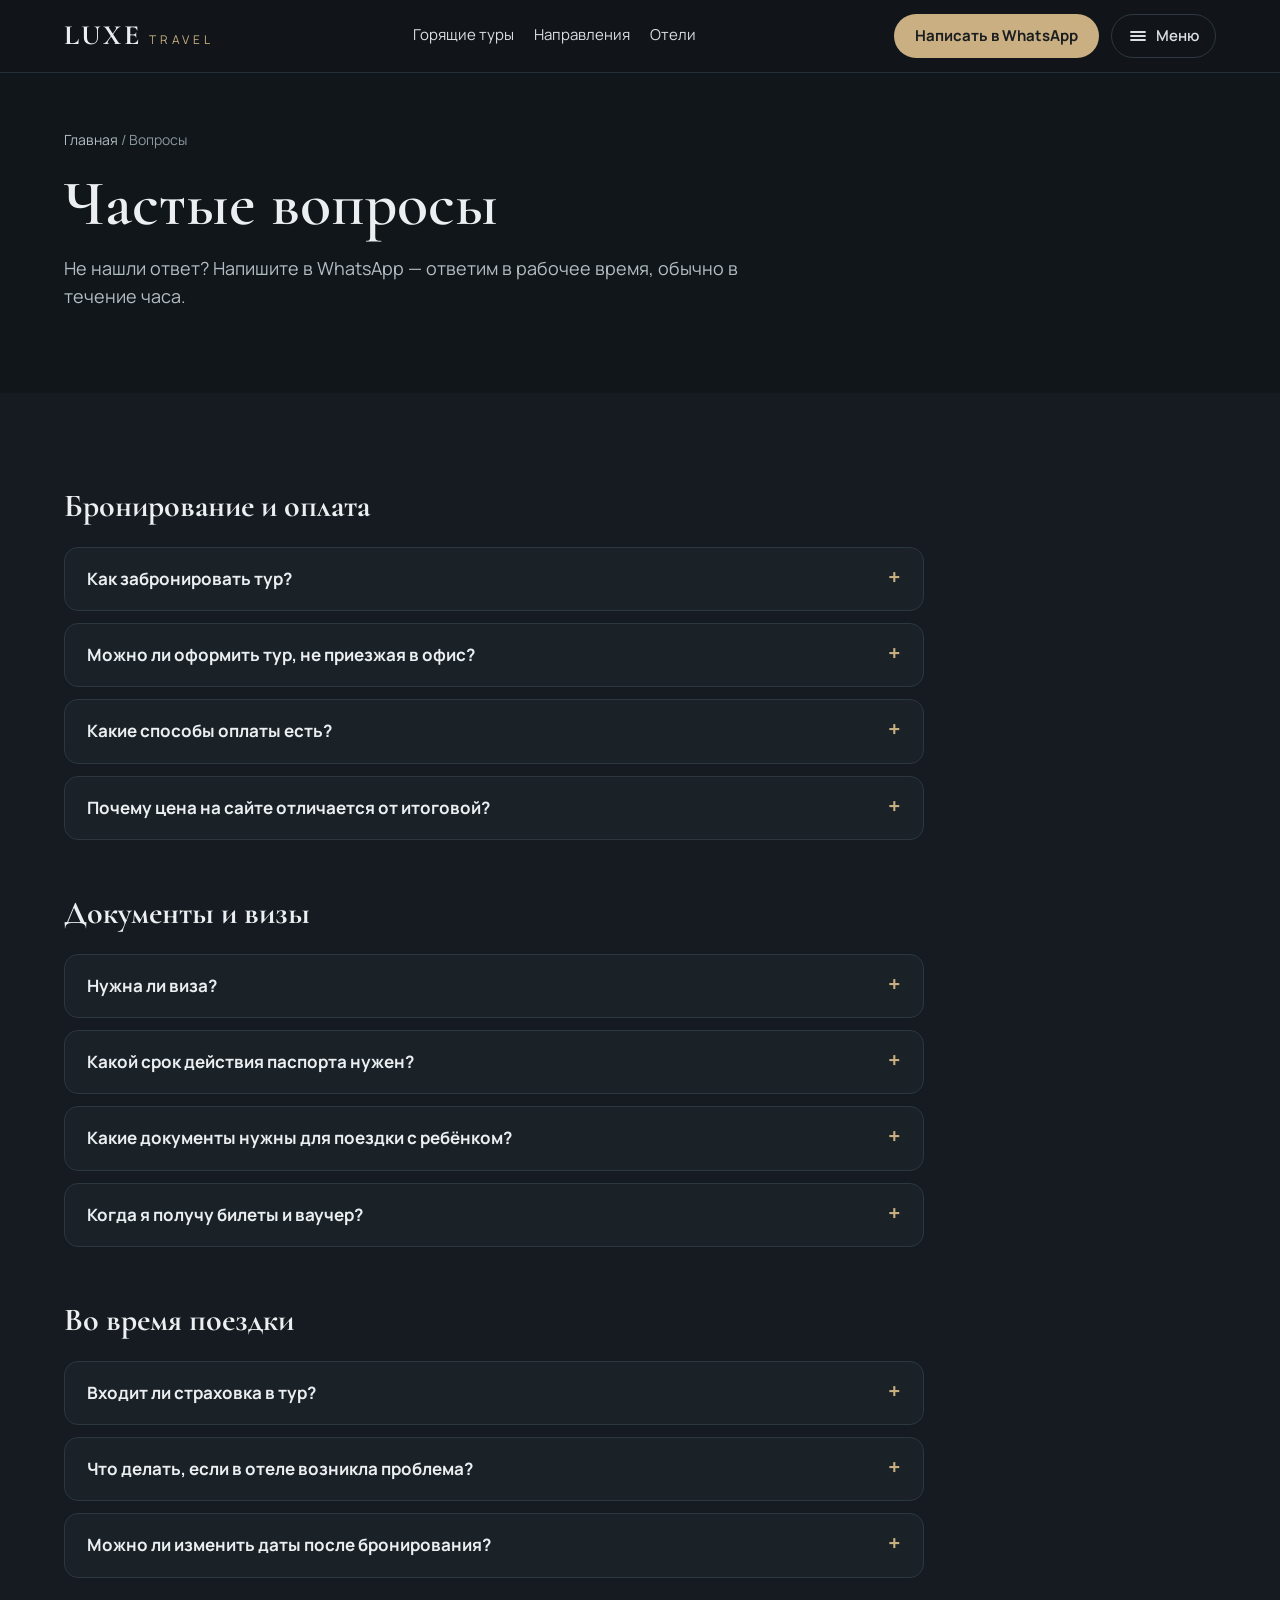
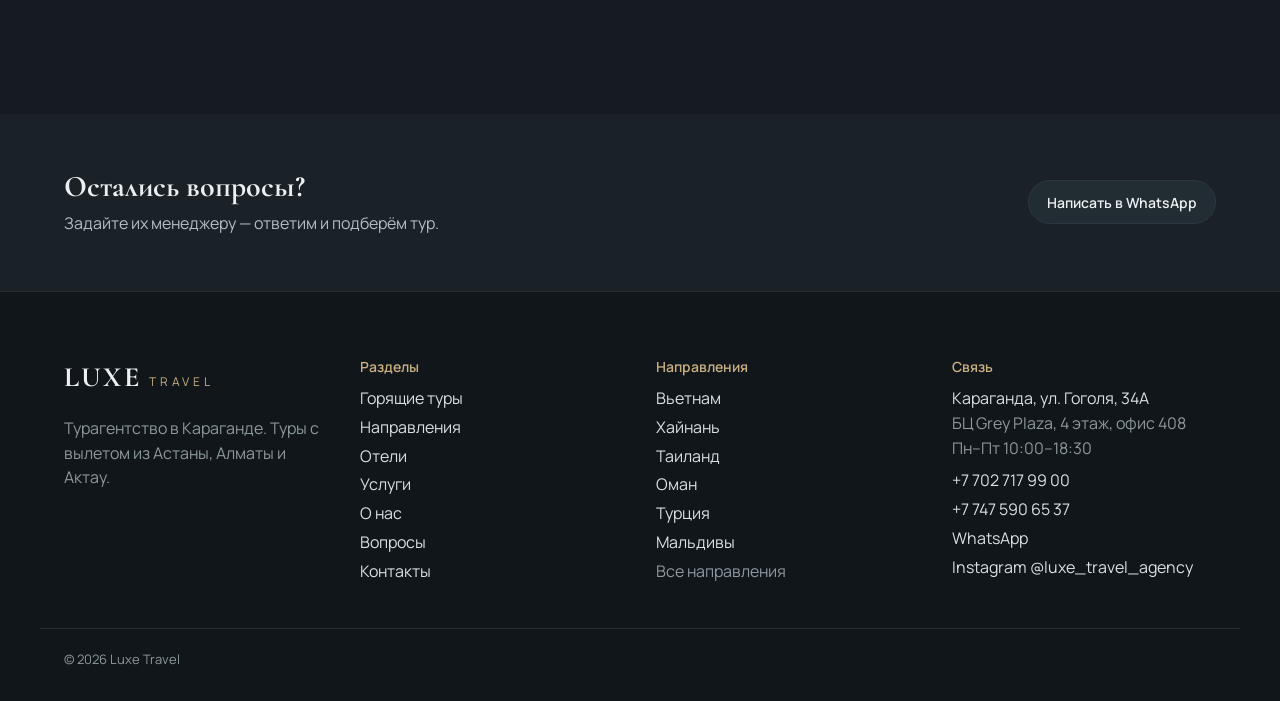
<file: faq.html>
<!doctype html>
<html lang="ru">
<head>
<meta charset="utf-8">
<meta name="viewport" content="width=device-width, initial-scale=1">
<title>Частые вопросы — Luxe Travel</title>
<meta name="description" content="Ответы на частые вопросы: как забронировать тур, оплата, документы, визы, страховка, отдых с детьми.">
<link rel="preconnect" href="https://fonts.googleapis.com">
<link rel="preconnect" href="https://fonts.gstatic.com" crossorigin>
<link href="https://fonts.googleapis.com/css2?family=Cormorant+Garamond:wght@500;600;700&family=Manrope:wght@400;500;600;700&display=swap" rel="stylesheet">
<link rel="stylesheet" href="assets/css/style.css">
</head>
<body data-page="faq">

<main>
  <section class="dark">
    <div class="wrap page-head">
      <div class="crumbs"><a href="index.html">Главная</a> / Вопросы</div>
      <h1>Частые вопросы</h1>
      <p class="lead">Не нашли ответ? Напишите в WhatsApp — ответим в рабочее время, обычно в течение часа.</p>
    </div>
  </section>

  <!-- Ответы в квадратных скобках — заполните условиями агентства. -->
  <section class="section">
    <div class="wrap">
      <div class="faq-group">
        <h2>Бронирование и оплата</h2>
        <div class="faq">
          <details><summary>Как забронировать тур?</summary><p>Напишите нам в WhatsApp или заполните форму на сайте. Менеджер пришлёт варианты, вы выбираете отель, мы оформляем договор и бронируем тур у туроператора.</p></details>
          <details><summary>Можно ли оформить тур, не приезжая в офис?</summary><p>[Да / нет — опишите, как подписывается договор и как проходит оплата дистанционно.]</p></details>
          <details><summary>Какие способы оплаты есть?</summary><p>[Наличные, карта, Kaspi, перевод — укажите, что принимаете. Есть ли рассрочка или предоплата.]</p></details>
          <details><summary>Почему цена на сайте отличается от итоговой?</summary><p>Цены туроператоров меняются каждый день и зависят от даты, отеля и наличия мест. На сайте — цена на момент публикации, точную стоимость менеджер пришлёт в WhatsApp.</p></details>
        </div>
      </div>

      <div class="faq-group">
        <h2>Документы и визы</h2>
        <div class="faq">
          <details><summary>Нужна ли виза?</summary><p>Для граждан Казахстана во многие наши направления виза не нужна или оформляется по прилёту. Правила меняются, поэтому актуальные условия менеджер проверит перед бронированием. Короткая справка есть на странице каждой страны.</p></details>
          <details><summary>Какой срок действия паспорта нужен?</summary><p>Большинство стран требуют, чтобы паспорт был действителен не менее 6 месяцев после даты возвращения. Проверьте паспорт заранее — менеджер подскажет требования для вашей страны.</p></details>
          <details><summary>Какие документы нужны для поездки с ребёнком?</summary><p>Загранпаспорт ребёнка и, в некоторых случаях, нотариальное согласие второго родителя. Перечень зависит от ситуации — расскажите менеджеру, кто едет, и мы подскажем точный список.</p></details>
          <details><summary>Когда я получу билеты и ваучер?</summary><p>[Укажите срок, например: за 1–3 дня до вылета в WhatsApp или на почту.]</p></details>
        </div>
      </div>

      <div class="faq-group">
        <h2>Во время поездки</h2>
        <div class="faq">
          <details><summary>Входит ли страховка в тур?</summary><p>В пакетный тур обычно включена базовая медицинская страховка. При желании можно расширить покрытие — например, добавить страховку от невыезда.</p></details>
          <details><summary>Что делать, если в отеле возникла проблема?</summary><p>Свяжитесь с представителем туроператора (контакт будет в ваучере) и напишите нам в WhatsApp — поможем решить вопрос.</p></details>
          <details><summary>Можно ли изменить даты после бронирования?</summary><p>Зависит от условий туроператора и тарифа авиакомпании. Иногда изменения бесплатны, иногда со штрафом — менеджер уточнит заранее.</p></details>
        </div>
      </div>
    </div>
  </section>

  <section class="section-sm alt">
    <div class="wrap cta">
      <div>
        <h2 class="h3" style="margin:0">Остались вопросы?</h2>
        <p style="color:var(--body)">Задайте их менеджеру — ответим и подберём тур.</p>
      </div>
      <a class="btn btn-ink js-wa" href="#" data-text="Здравствуйте! У меня вопрос по туру.">Написать в WhatsApp</a>
    </div>
  </section>
</main>

<script src="assets/js/data.js"></script>
<script src="assets/js/main.js"></script>
</body>
</html>
</file>
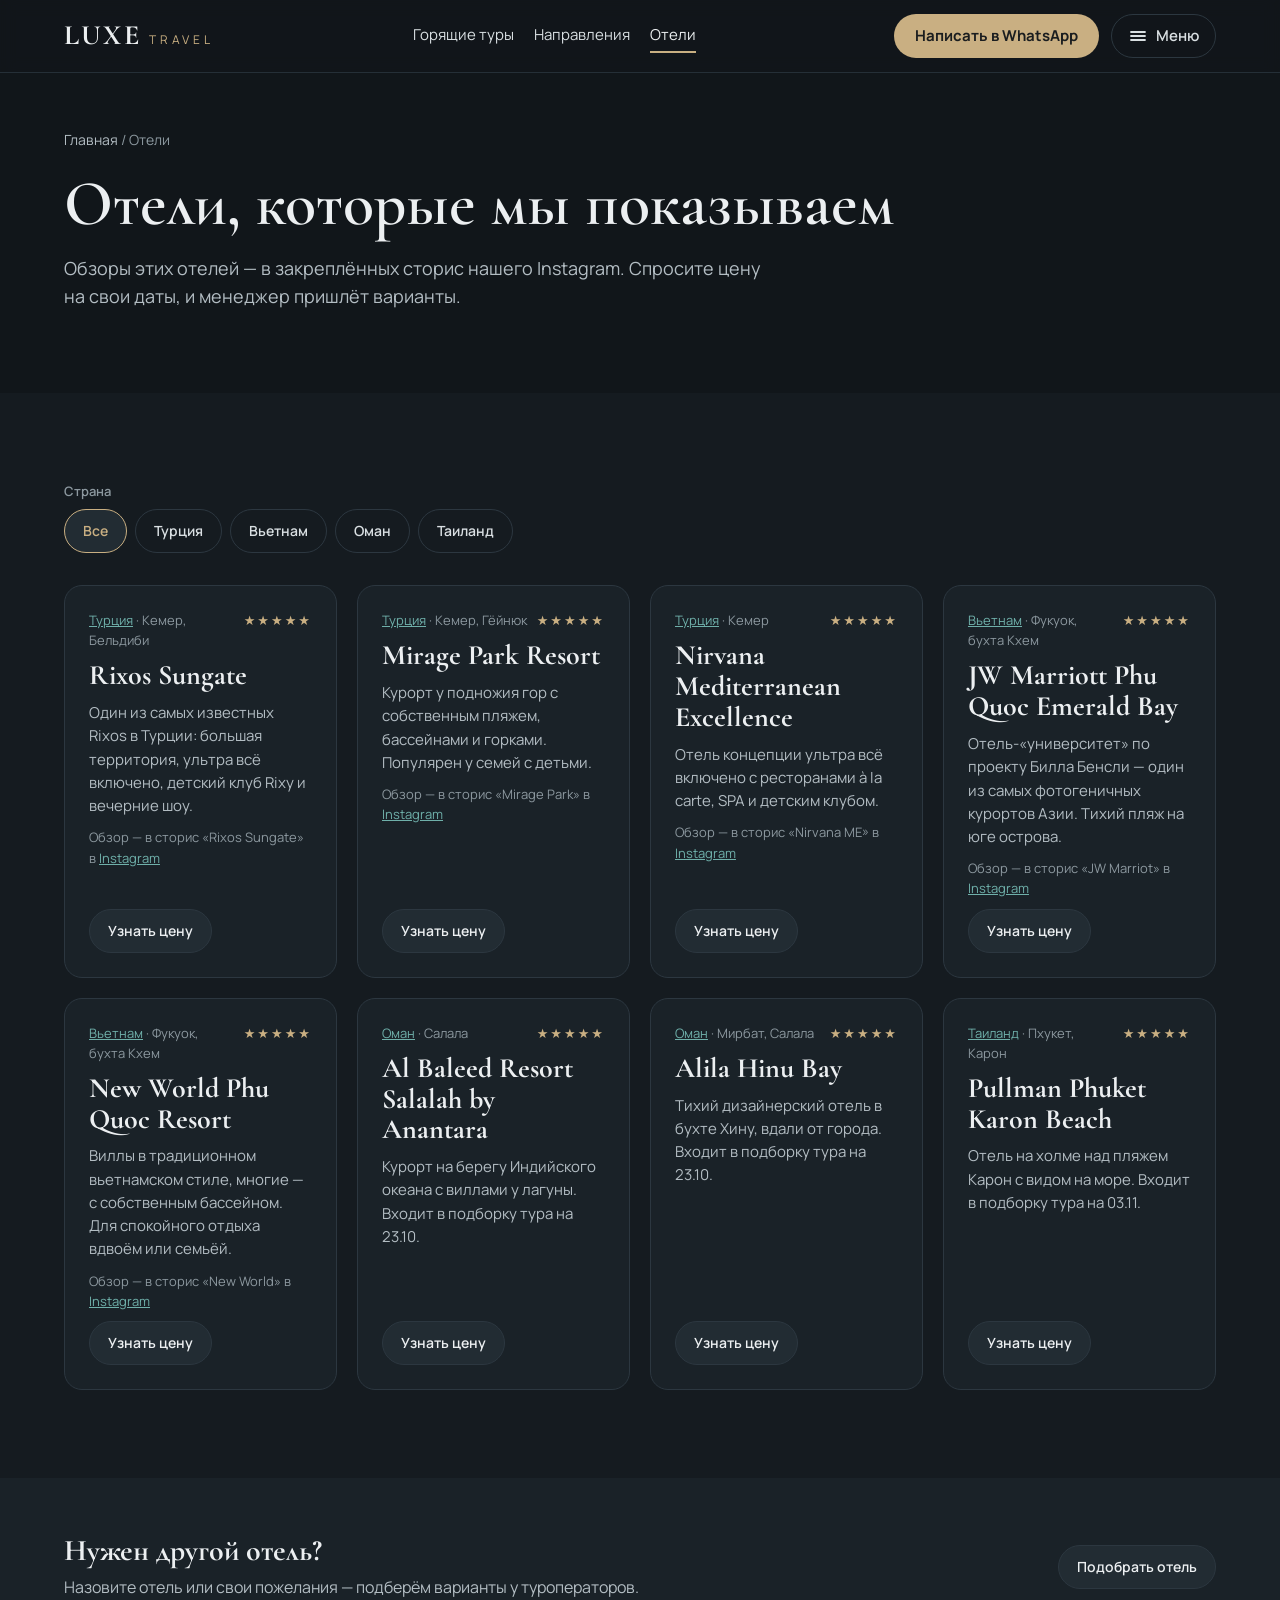
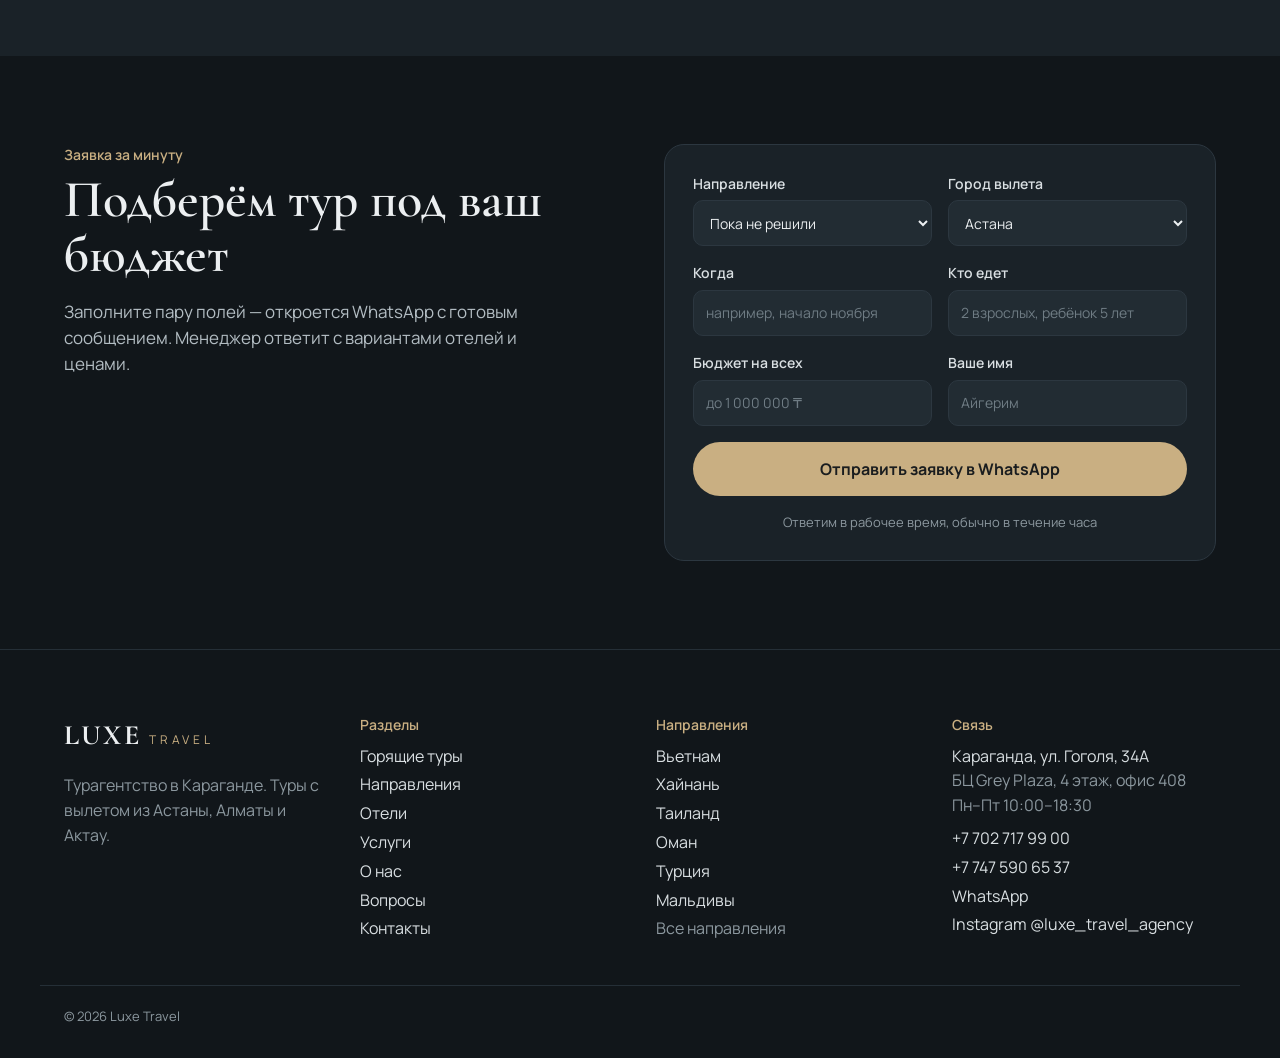
<file: hotels.html>
<!doctype html>
<html lang="ru">
<head>
<meta charset="utf-8">
<meta name="viewport" content="width=device-width, initial-scale=1">
<title>Отели — Luxe Travel</title>
<meta name="description" content="Отели из обзоров Luxe Travel: Rixos Sungate, Mirage Park, Nirvana, JW Marriott Phu Quoc, New World Phu Quoc и отели Салалы.">
<link rel="preconnect" href="https://fonts.googleapis.com">
<link rel="preconnect" href="https://fonts.gstatic.com" crossorigin>
<link href="https://fonts.googleapis.com/css2?family=Cormorant+Garamond:wght@500;600;700&family=Manrope:wght@400;500;600;700&display=swap" rel="stylesheet">
<link rel="stylesheet" href="assets/css/style.css">
</head>
<body data-page="hotels">

<main>
  <section class="dark">
    <div class="wrap page-head">
      <div class="crumbs"><a href="index.html">Главная</a> / Отели</div>
      <h1>Отели, которые мы показываем</h1>
      <p class="lead">Обзоры этих отелей — в закреплённых сторис нашего Instagram. Спросите цену на свои даты, и менеджер пришлёт варианты.</p>
    </div>
  </section>

  <section class="section">
    <div class="wrap">
      <div class="filters">
        <div>
          <div class="label">Страна</div>
          <div class="chips" id="fCountry" role="group" aria-label="Страна"></div>
        </div>
      </div>
      <div class="grid" id="hotels"></div>
    </div>
  </section>

  <section class="section-sm alt">
    <div class="wrap cta">
      <div>
        <h2 class="h3" style="margin:0">Нужен другой отель?</h2>
        <p>Назовите отель или свои пожелания — подберём варианты у туроператоров.</p>
      </div>
      <a class="btn btn-ink js-wa" href="#" data-text="Здравствуйте! Хочу подобрать отель.">Подобрать отель</a>
    </div>
  </section>

  <div data-pick-block></div>
</main>

<script src="assets/js/data.js"></script>
<script src="assets/js/main.js"></script>
<script>
  function initPage() {
    const box = document.getElementById('hotels');
    const ids = [...new Set(HOTELS.map((h) => h.country))];
    const f = document.getElementById('fCountry');
    f.innerHTML = '<button type="button" class="chip" data-value="all" aria-pressed="true">Все</button>' +
      ids.map((id) => '<button type="button" class="chip" data-value="' + id + '" aria-pressed="false">' + esc(dirById(id).name) + '</button>').join('');
    const update = (c) => renderHotels(box, HOTELS.filter((h) => c === 'all' || h.country === c));
    bindChips(f, update);
    update('all');
  }
</script>
</body>
</html>
</file>
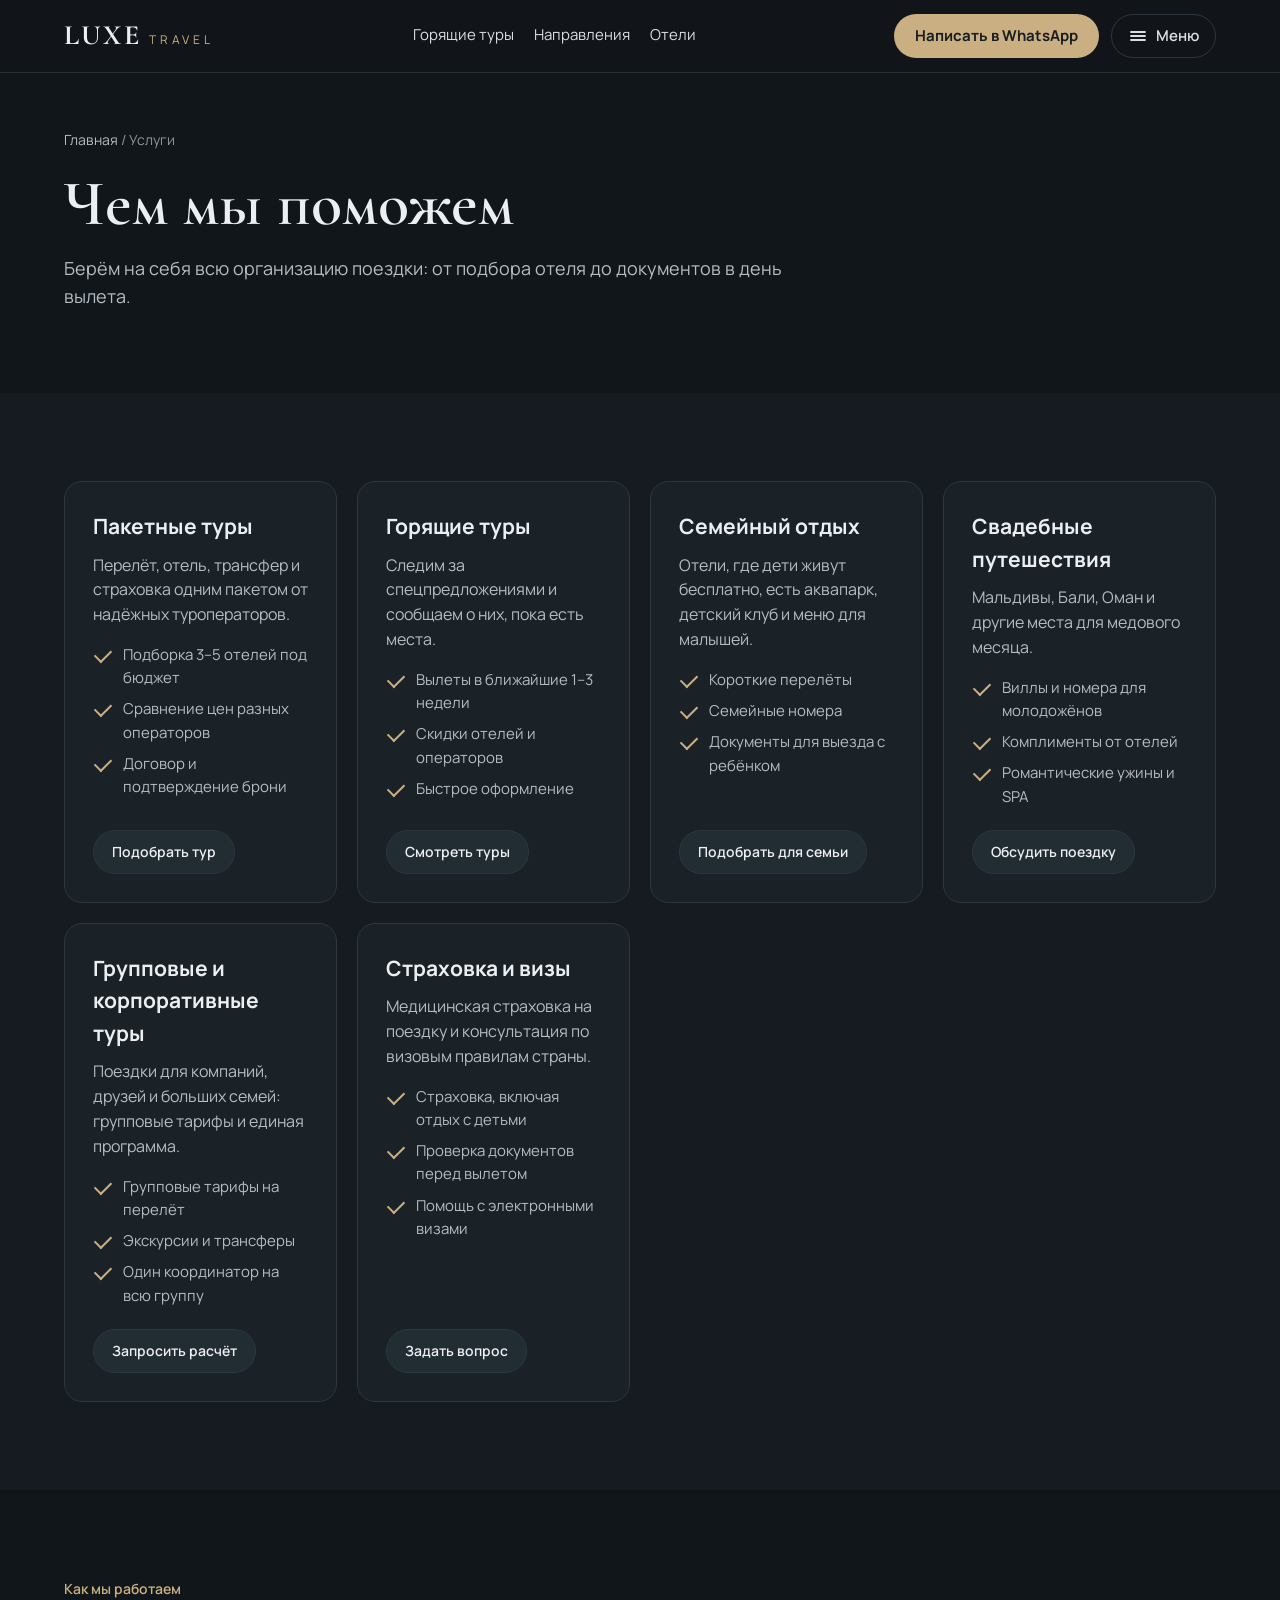
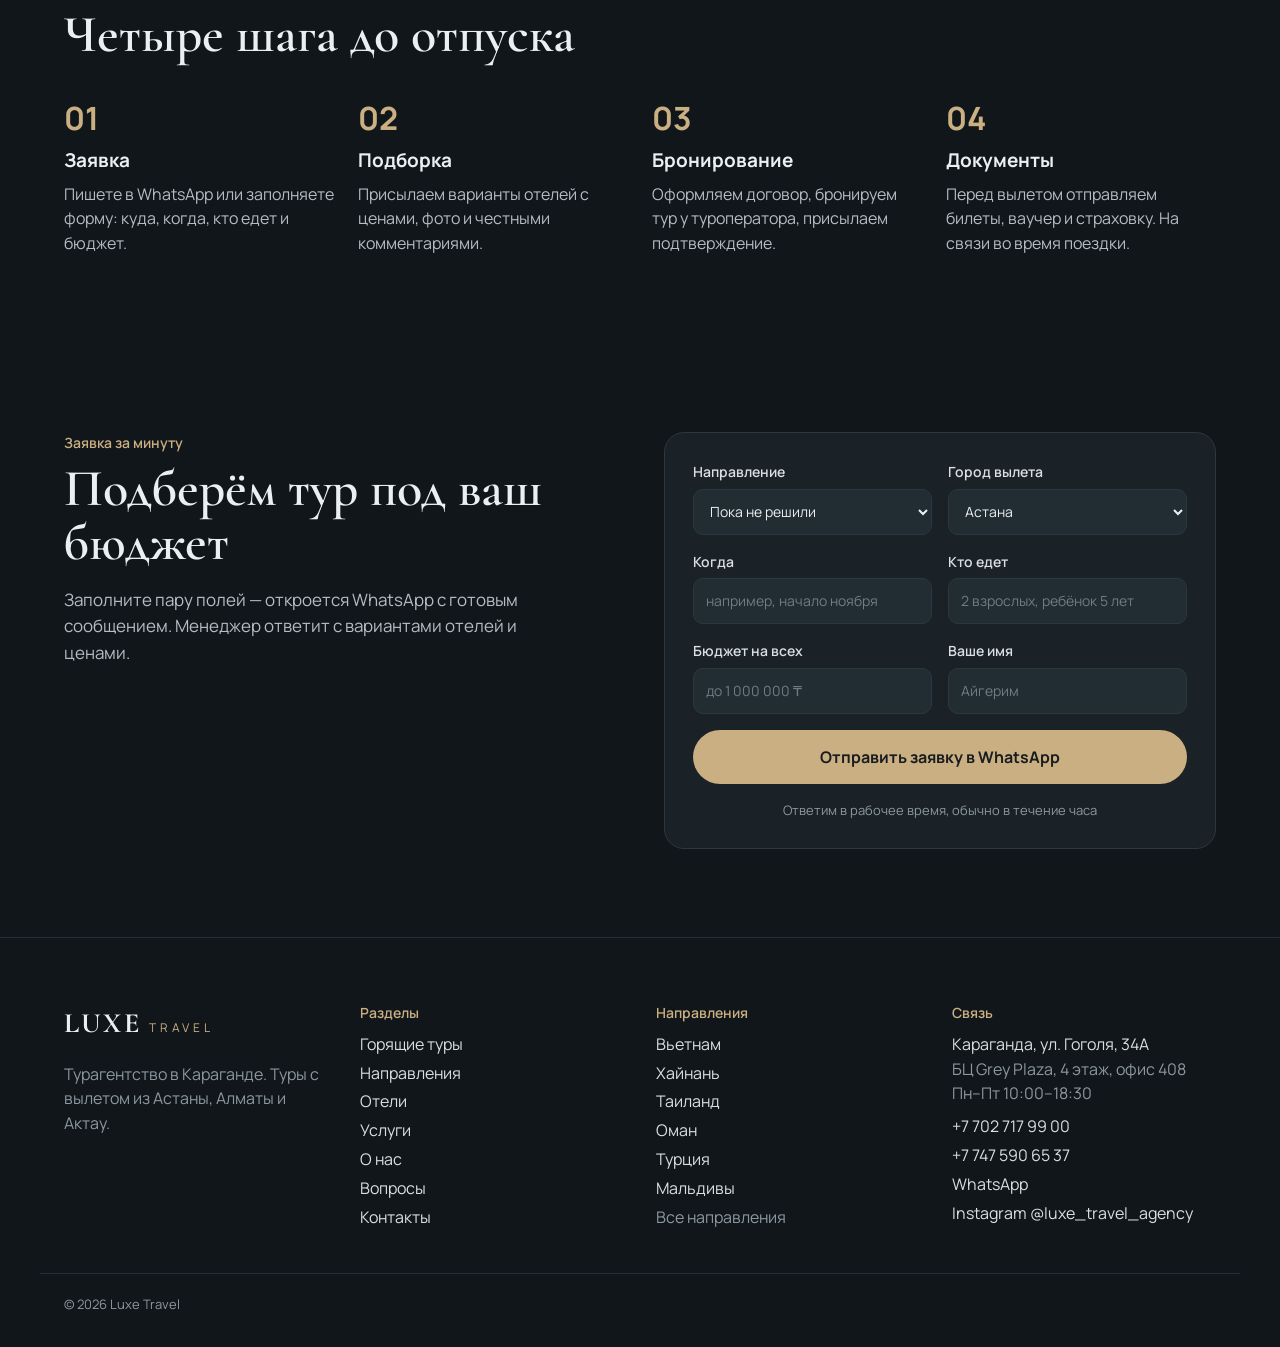
<file: services.html>
<!doctype html>
<html lang="ru">
<head>
<meta charset="utf-8">
<meta name="viewport" content="width=device-width, initial-scale=1">
<title>Услуги — Luxe Travel</title>
<meta name="description" content="Пакетные туры, авиабилеты, страховка, визовая поддержка, свадебные и групповые путешествия. Турагентство Luxe Travel в Караганде.">
<link rel="preconnect" href="https://fonts.googleapis.com">
<link rel="preconnect" href="https://fonts.gstatic.com" crossorigin>
<link href="https://fonts.googleapis.com/css2?family=Cormorant+Garamond:wght@500;600;700&family=Manrope:wght@400;500;600;700&display=swap" rel="stylesheet">
<link rel="stylesheet" href="assets/css/style.css">
</head>
<body data-page="services">

<main>
  <section class="dark">
    <div class="wrap page-head">
      <div class="crumbs"><a href="index.html">Главная</a> / Услуги</div>
      <h1>Чем мы поможем</h1>
      <p class="lead">Берём на себя всю организацию поездки: от подбора отеля до документов в день вылета.</p>
    </div>
  </section>

  <!-- Проверьте список: оставьте только те услуги, которые агентство действительно оказывает. -->
  <section class="section">
    <div class="wrap grid">
      <article class="service">
        <h3>Пакетные туры</h3>
        <p>Перелёт, отель, трансфер и страховка одним пакетом от надёжных туроператоров.</p>
        <ul class="ticks"><li>Подборка 3–5 отелей под бюджет</li><li>Сравнение цен разных операторов</li><li>Договор и подтверждение брони</li></ul>
        <a class="btn btn-ink js-wa" href="#" data-text="Здравствуйте! Хочу подобрать пакетный тур.">Подобрать тур</a>
      </article>
      <article class="service">
        <h3>Горящие туры</h3>
        <p>Следим за спецпредложениями и сообщаем о них, пока есть места.</p>
        <ul class="ticks"><li>Вылеты в ближайшие 1–3 недели</li><li>Скидки отелей и операторов</li><li>Быстрое оформление</li></ul>
        <a class="btn btn-ink" href="tours.html">Смотреть туры</a>
      </article>
      <article class="service">
        <h3>Семейный отдых</h3>
        <p>Отели, где дети живут бесплатно, есть аквапарк, детский клуб и меню для малышей.</p>
        <ul class="ticks"><li>Короткие перелёты</li><li>Семейные номера</li><li>Документы для выезда с ребёнком</li></ul>
        <a class="btn btn-ink js-wa" href="#" data-text="Здравствуйте! Нужен тур с детьми.">Подобрать для семьи</a>
      </article>
      <article class="service">
        <h3>Свадебные путешествия</h3>
        <p>Мальдивы, Бали, Оман и другие места для медового месяца.</p>
        <ul class="ticks"><li>Виллы и номера для молодожёнов</li><li>Комплименты от отелей</li><li>Романтические ужины и SPA</li></ul>
        <a class="btn btn-ink js-wa" href="#" data-text="Здравствуйте! Хотим подобрать свадебное путешествие.">Обсудить поездку</a>
      </article>
      <article class="service">
        <h3>Групповые и корпоративные туры</h3>
        <p>Поездки для компаний, друзей и больших семей: групповые тарифы и единая программа.</p>
        <ul class="ticks"><li>Групповые тарифы на перелёт</li><li>Экскурсии и трансферы</li><li>Один координатор на всю группу</li></ul>
        <a class="btn btn-ink js-wa" href="#" data-text="Здравствуйте! Интересует групповой тур.">Запросить расчёт</a>
      </article>
      <article class="service">
        <h3>Страховка и визы</h3>
        <p>Медицинская страховка на поездку и консультация по визовым правилам страны.</p>
        <ul class="ticks"><li>Страховка, включая отдых с детьми</li><li>Проверка документов перед вылетом</li><li>Помощь с электронными визами</li></ul>
        <a class="btn btn-ink js-wa" href="#" data-text="Здравствуйте! Нужна консультация по визе и страховке.">Задать вопрос</a>
      </article>
    </div>
  </section>

  <section class="section dark">
    <div class="wrap">
      <div class="kicker">Как мы работаем</div>
      <h2 class="h2">Четыре шага до отпуска</h2>
      <div class="steps">
        <div class="step"><h3>Заявка</h3><p>Пишете в WhatsApp или заполняете форму: куда, когда, кто едет и бюджет.</p></div>
        <div class="step"><h3>Подборка</h3><p>Присылаем варианты отелей с ценами, фото и честными комментариями.</p></div>
        <div class="step"><h3>Бронирование</h3><p>Оформляем договор, бронируем тур у туроператора, присылаем подтверждение.</p></div>
        <div class="step"><h3>Документы</h3><p>Перед вылетом отправляем билеты, ваучер и страховку. На связи во время поездки.</p></div>
      </div>
    </div>
  </section>

  <div data-pick-block></div>
</main>

<script src="assets/js/data.js"></script>
<script src="assets/js/main.js"></script>
</body>
</html>
</file>
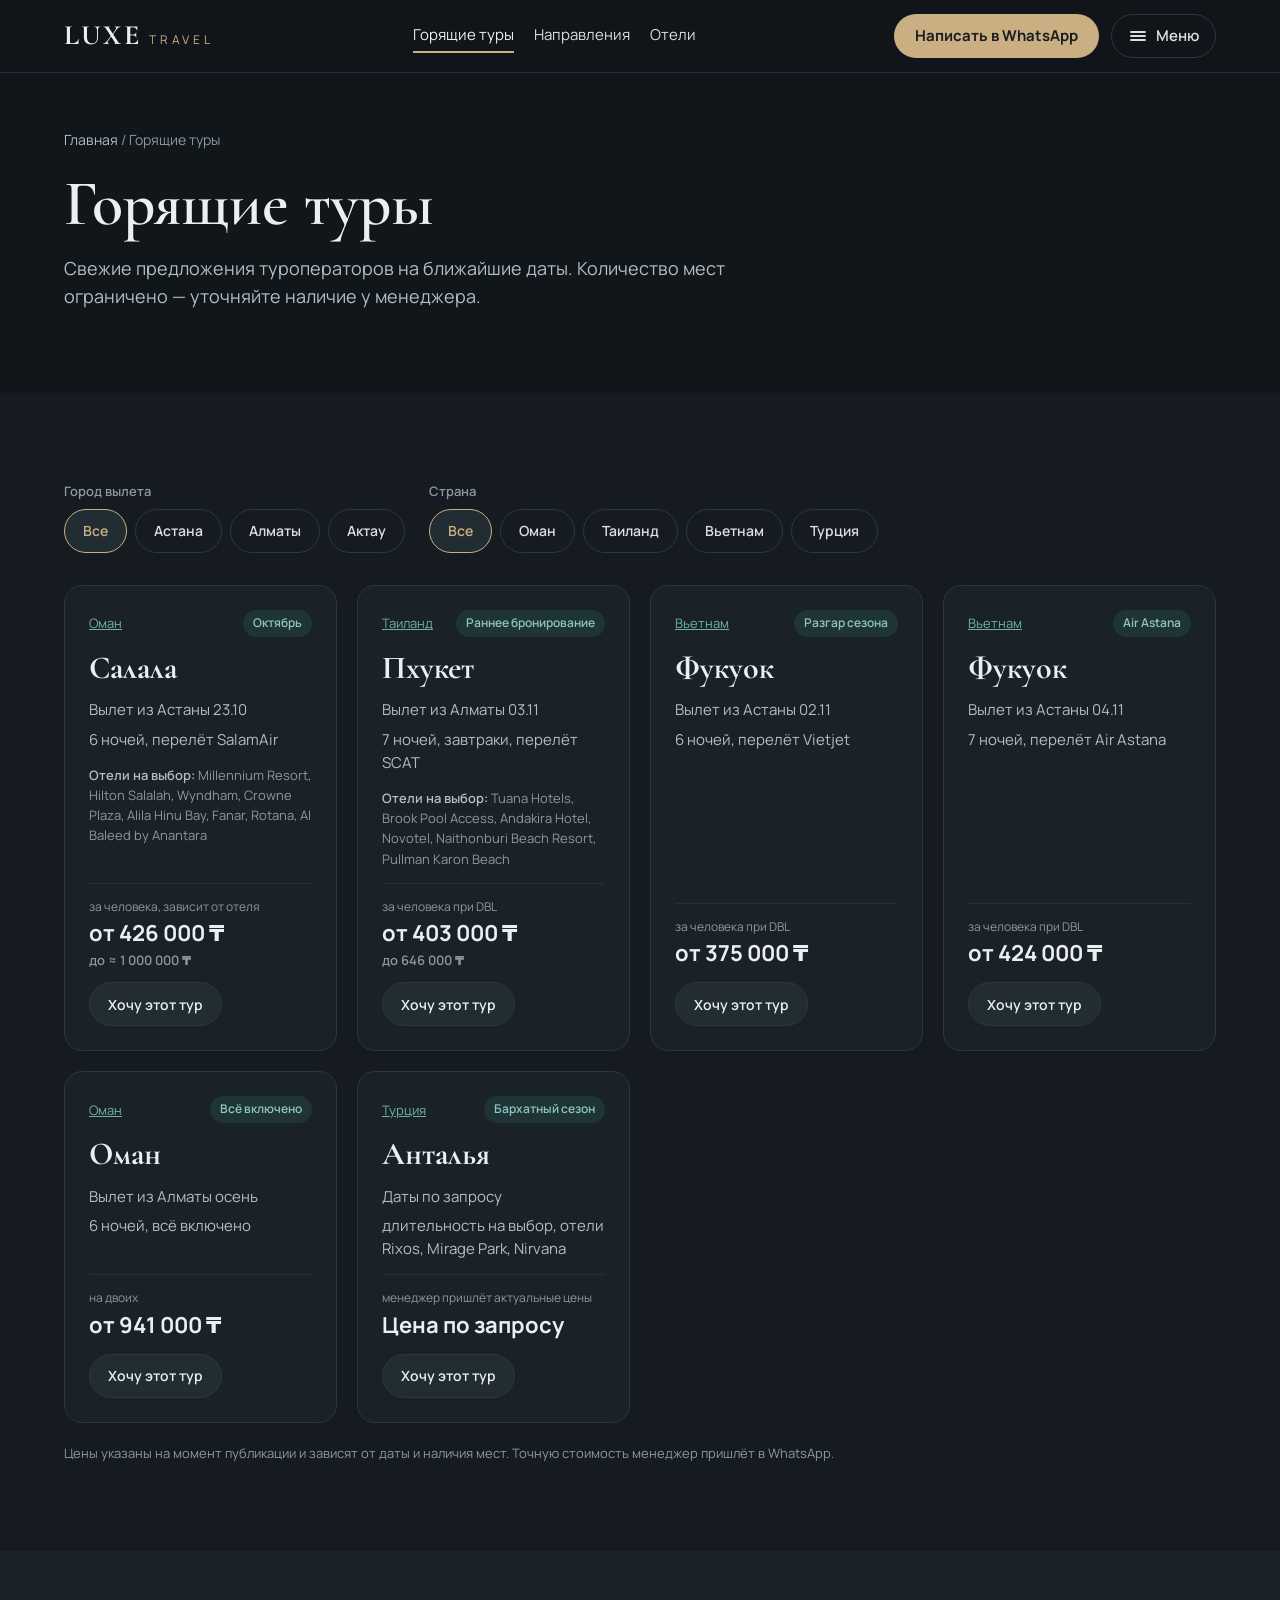
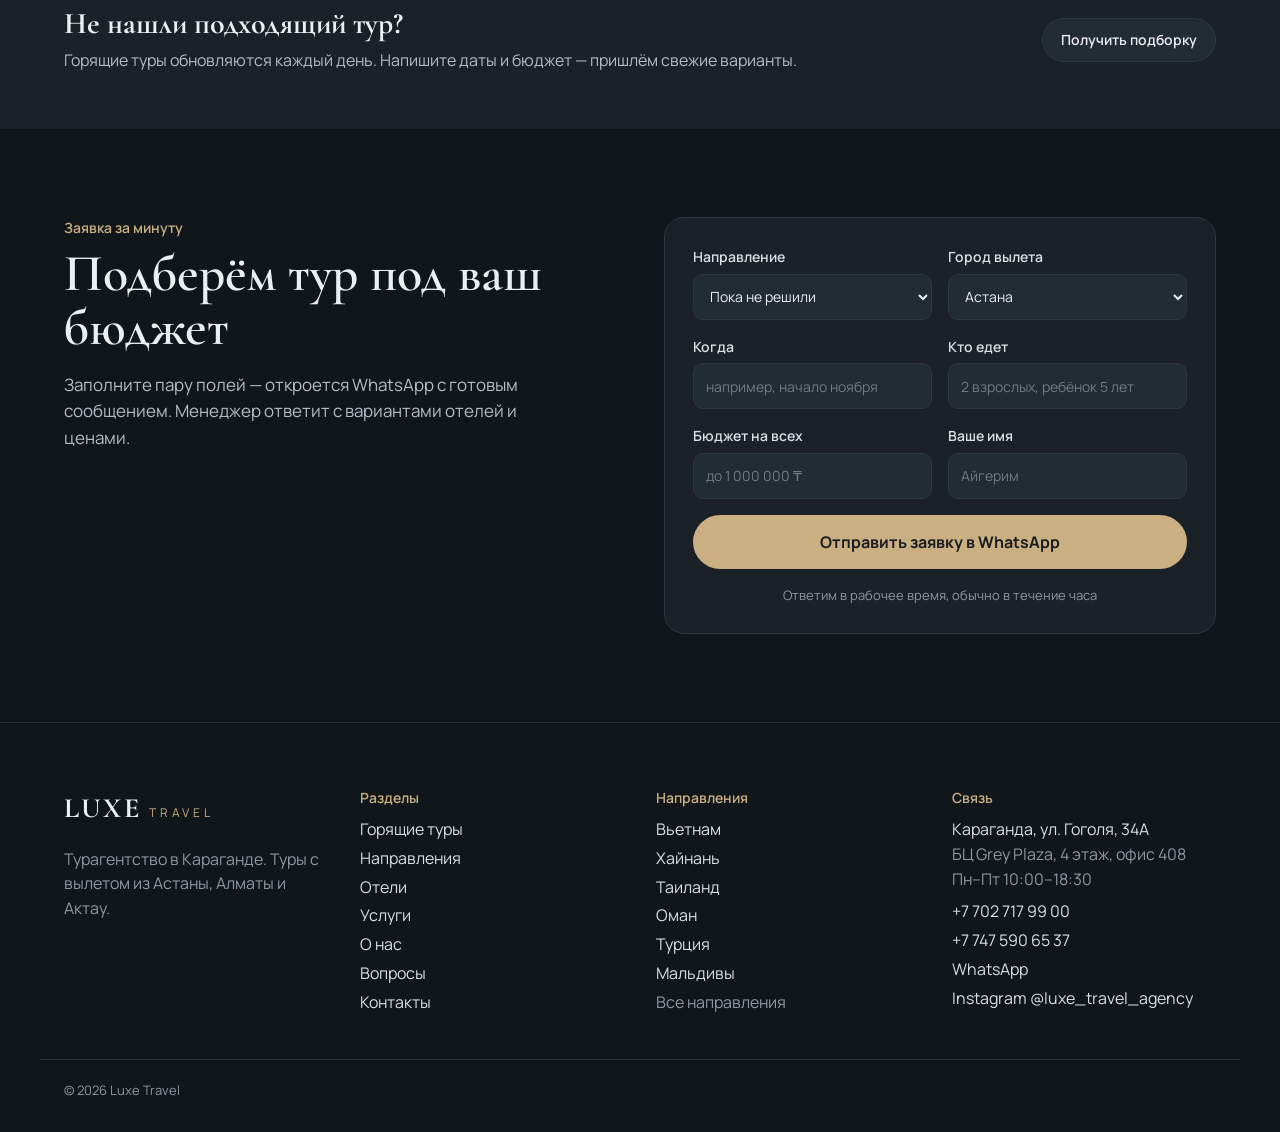
<file: tours.html>
<!doctype html>
<html lang="ru">
<head>
<meta charset="utf-8">
<meta name="viewport" content="width=device-width, initial-scale=1">
<title>Горящие туры из Казахстана — Luxe Travel</title>
<meta name="description" content="Горящие туры с вылетом из Астаны и Алматы: Вьетнам, Таиланд, Оман и другие направления. Актуальные цены и бронирование в WhatsApp.">
<link rel="preconnect" href="https://fonts.googleapis.com">
<link rel="preconnect" href="https://fonts.gstatic.com" crossorigin>
<link href="https://fonts.googleapis.com/css2?family=Cormorant+Garamond:wght@500;600;700&family=Manrope:wght@400;500;600;700&display=swap" rel="stylesheet">
<link rel="stylesheet" href="assets/css/style.css">
</head>
<body data-page="tours">

<main>
  <section class="dark">
    <div class="wrap page-head">
      <div class="crumbs"><a href="index.html">Главная</a> / Горящие туры</div>
      <h1>Горящие туры</h1>
      <p class="lead">Свежие предложения туроператоров на ближайшие даты. Количество мест ограничено — уточняйте наличие у менеджера.</p>
    </div>
  </section>

  <section class="section">
    <div class="wrap">
      <div class="filters">
        <div>
          <div class="label">Город вылета</div>
          <div class="chips" id="fCity" role="group" aria-label="Город вылета">
            <button type="button" class="chip" data-value="all" aria-pressed="true">Все</button>
            <button type="button" class="chip" data-value="astana" aria-pressed="false">Астана</button>
            <button type="button" class="chip" data-value="almaty" aria-pressed="false">Алматы</button>
            <button type="button" class="chip" data-value="aktau" aria-pressed="false">Актау</button>
          </div>
        </div>
        <div>
          <div class="label">Страна</div>
          <div class="chips" id="fCountry" role="group" aria-label="Страна"></div>
        </div>
      </div>
      <div class="grid" id="offers"></div>
      <p class="note">Цены указаны на момент публикации и зависят от даты и наличия мест. Точную стоимость менеджер пришлёт в WhatsApp.</p>
    </div>
  </section>

  <section class="section-sm alt">
    <div class="wrap cta">
      <div>
        <h2 class="h3" style="margin:0">Не нашли подходящий тур?</h2>
        <p style="color:var(--body)">Горящие туры обновляются каждый день. Напишите даты и бюджет — пришлём свежие варианты.</p>
      </div>
      <a class="btn btn-ink js-wa" href="#" data-text="Здравствуйте! Пришлите, пожалуйста, свежие горящие туры.">Получить подборку</a>
    </div>
  </section>

  <div data-pick-block></div>
</main>

<script src="assets/js/data.js"></script>
<script src="assets/js/main.js"></script>
<script>
  function initPage() {
    const state = { city: 'all', country: 'all' };
    const box = document.getElementById('offers');
    const update = () => renderOffers(box, OFFERS.filter((o) =>
      (state.city === 'all' || !o.city || o.city === state.city) &&
      (state.country === 'all' || o.country === state.country)));

    // Кнопки стран — только те, по которым есть туры
    const ids = [...new Set(OFFERS.map((o) => o.country))];
    const fCountry = document.getElementById('fCountry');
    fCountry.innerHTML = '<button type="button" class="chip" data-value="all" aria-pressed="true">Все</button>' +
      ids.map((id) => '<button type="button" class="chip" data-value="' + id + '" aria-pressed="false">' + esc(dirById(id) ? dirById(id).name : id) + '</button>').join('');

    bindChips(document.getElementById('fCity'), (v) => { state.city = v; update(); });
    bindChips(fCountry, (v) => { state.country = v; update(); });
    update();
  }
</script>
</body>
</html>
</file>
<file: assets/css/style.css>
/* Тёмная тема с мягкими контрастами. Все цвета — в переменных ниже. */
:root {
  color-scheme: dark;
  --bg: #151B20;          /* фон страницы */
  --bg-deep: #11161A;     /* тёмные секции (шапка, hero, подвал) */
  --surface: #1A2228;     /* чередующиеся секции, карточки */
  --surface-2: #222C33;   /* поля ввода, вложенные блоки */
  --line: #2C3740;
  --line-soft: #252F37;
  --text: #D9DFE2;        /* основной текст — не чисто белый */
  --text-strong: #ECEFF1; /* заголовки */
  --body: #B3BDC3;
  --muted: #8C989F;
  --gold: #C9AF82;
  --gold-hover: #D6C09A;
  --gold-text: #C9AF82;
  --sea: #6FB0AA;         /* ссылки */
  --sea-hover: #8FC5C0;
  --tag-bg: #1F3436;
  --serif: 'Cormorant Garamond', Georgia, serif;
  --sans: 'Manrope', 'Segoe UI', system-ui, sans-serif;
}
* { box-sizing: border-box; }
html { scroll-behavior: smooth; scroll-padding-top: 80px; background: var(--bg); }
@media (prefers-reduced-motion: reduce) { html { scroll-behavior: auto; } }
body { margin: 0; font-family: var(--sans); color: var(--text); background: var(--bg); line-height: 1.55; }
a { color: var(--sea); }
a:hover { color: var(--sea-hover); }
:focus-visible { outline: 2px solid var(--gold); outline-offset: 3px; }
img { max-width: 100%; }
.wrap { max-width: 1200px; margin: 0 auto; padding-left: 24px; padding-right: 24px; }
.section { padding-top: 88px; padding-bottom: 88px; }
.section-sm { padding-top: 56px; padding-bottom: 56px; }
.dark { background: var(--bg-deep); }
.alt { background: var(--surface); }
h1, h2, h3 { margin: 0; color: var(--text-strong); }
/* Cormorant по умолчанию рисует «старинные» цифры (1 как I) — включаем обычные */
h1, h2, h3, .logo b { font-variant-numeric: lining-nums; }
.h2 { font-family: var(--serif); font-weight: 600; font-size: clamp(36px, 4.5vw, 52px); line-height: 1.05; }
.h3 { font-family: var(--serif); font-weight: 700; font-size: 30px; line-height: 1.1; margin-bottom: 12px; }
.kicker { font-size: 14px; color: var(--gold-text); margin-bottom: 8px; font-weight: 600; }
.lead { font-size: 18px; color: var(--body); max-width: 720px; }
.more { font-weight: 700; text-decoration: none; white-space: nowrap; }
.more::after { content: ' →'; }
.icon { color: var(--gold); }

.btn { display: inline-flex; align-items: center; justify-content: center; min-height: 48px; padding: 0 24px; border-radius: 999px; font-weight: 700; text-decoration: none; font-size: 15px; border: 1px solid transparent; cursor: pointer; font-family: inherit; transition: background .15s, border-color .15s, color .15s; }
.btn-light, .btn-gold, .btn-sea { background: var(--gold); color: #1A1D1F; }
.btn-light:hover, .btn-gold:hover, .btn-sea:hover { background: var(--gold-hover); color: #1A1D1F; }
.btn-gold { min-height: 44px; padding: 0 20px; }
.btn-ghost { border-color: var(--line); color: var(--text); font-weight: 600; }
.btn-ghost:hover { color: var(--text-strong); border-color: var(--muted); }
.btn-ink { background: var(--surface-2); border-color: var(--line); color: var(--text-strong); min-height: 44px; padding: 0 18px; font-size: 14px; font-weight: 600; }
.btn-ink:hover { color: #1A1D1F; background: var(--gold); border-color: var(--gold); }
.btn-sea { width: 100%; min-height: 54px; font-size: 16px; }

/* Header */
.header { position: sticky; top: 0; z-index: 10; background: rgba(17, 22, 26, 0.94); backdrop-filter: blur(8px); border-bottom: 1px solid var(--line-soft); }
.header .wrap { display: flex; align-items: center; justify-content: space-between; gap: 16px; padding-top: 14px; padding-bottom: 14px; }
.logo { display: flex; align-items: baseline; gap: 8px; text-decoration: none; color: var(--text-strong); }
.logo:hover { color: var(--text-strong); }
.logo b { font-family: var(--serif); font-size: 28px; font-weight: 700; letter-spacing: 0.08em; }
.logo span { font-size: 12px; letter-spacing: 0.32em; color: var(--gold); }
.nav { display: flex; gap: 20px; font-size: 15px; }
.nav a { color: var(--text); text-decoration: none; padding: 4px 0; border-bottom: 2px solid transparent; }
.nav a:hover { color: var(--gold); }
.nav a[aria-current="page"] { border-bottom-color: var(--gold); color: var(--text-strong); }
.header-actions { display: flex; align-items: center; gap: 12px; }
.burger { display: inline-flex; align-items: center; gap: 8px; background: transparent; border: 1px solid var(--line); color: var(--text); border-radius: 999px; min-height: 44px; padding: 0 16px; font: inherit; font-size: 15px; font-weight: 600; cursor: pointer; }
.burger:hover { border-color: var(--gold); color: var(--gold); }

/* Боковая панель */
.drawer-backdrop { position: fixed; inset: 0; z-index: 20; background: rgba(8, 11, 13, 0.6); opacity: 0; transition: opacity .25s; }
.drawer-backdrop.open { opacity: 1; }
.drawer { position: fixed; top: 0; right: 0; bottom: 0; z-index: 21; width: min(360px, 88vw); display: flex; flex-direction: column; gap: 24px; padding: 18px 24px 28px; background: var(--bg-deep); border-left: 1px solid var(--line-soft); overflow-y: auto; transform: translateX(100%); visibility: hidden; transition: transform .25s ease, visibility 0s .25s; }
.drawer.open { transform: none; visibility: visible; transition: transform .25s ease; }
@media (prefers-reduced-motion: reduce) { .drawer, .drawer.open, .drawer-backdrop { transition: none; } }
body.drawer-open { overflow: hidden; }
.drawer-head { display: flex; align-items: center; justify-content: space-between; }
.drawer-close { display: inline-flex; align-items: center; justify-content: center; width: 44px; height: 44px; background: transparent; border: 1px solid var(--line); border-radius: 50%; color: var(--text); cursor: pointer; }
.drawer-close:hover { border-color: var(--gold); color: var(--gold); }
.drawer-nav { display: flex; flex-direction: column; }
.drawer-nav a { color: var(--text); text-decoration: none; font-size: 17px; padding: 13px 0; border-bottom: 1px solid var(--line-soft); }
.drawer-nav a:hover, .drawer-nav a[aria-current="page"] { color: var(--gold); }
.drawer-nav a.is-main { display: none; }
.drawer-contacts { margin-top: auto; display: flex; flex-direction: column; gap: 6px; }
.drawer-contacts a:not(.btn) { color: var(--text-strong); text-decoration: none; font-weight: 600; }
.drawer-contacts .dim { color: var(--muted); font-size: 14px; margin-bottom: 12px; }
@media (max-width: 860px) {
  .nav { display: none; }
  .drawer-nav a.is-main { display: block; }
}
@media (max-width: 560px) {
  .header .btn-gold { display: none; }
}

/* Page head (inner pages) */
.page-head { padding-top: 56px; padding-bottom: 64px; }
.page-head h1 { font-family: var(--serif); font-weight: 600; font-size: clamp(42px, 5.5vw, 64px); line-height: 1.04; margin-bottom: 16px; }
.crumbs { font-size: 14px; color: var(--muted); margin-bottom: 20px; }
.crumbs a { color: var(--body); text-decoration: none; }
.crumbs a:hover { color: var(--gold); }

/* Hero */
.hero { display: grid; grid-template-columns: repeat(auto-fit, minmax(320px, 1fr)); gap: 48px; align-items: center; padding-top: 72px; padding-bottom: 88px; }
.hero h1 { font-family: var(--serif); font-weight: 600; font-size: clamp(44px, 6vw, 72px); line-height: 1.02; margin-bottom: 24px; }
.hero p { margin: 0 0 28px; font-size: 18px; color: var(--body); max-width: 520px; }
.actions { display: flex; gap: 12px; flex-wrap: wrap; }
.pass { background: var(--surface); border: 1px solid var(--line); border-radius: 20px; overflow: hidden; max-width: 460px; width: 100%; justify-self: center; }
.pass-top { background: var(--tag-bg); color: var(--text); padding: 16px 24px; display: flex; justify-content: space-between; font-size: 14px; font-weight: 600; }
.pass-body { padding: 28px 24px; display: flex; flex-direction: column; gap: 20px; }
.route { display: flex; justify-content: space-between; align-items: center; gap: 12px; }
.route small { display: block; font-size: 12px; color: var(--muted); }
.route strong { font-family: var(--serif); font-size: 34px; font-weight: 700; color: var(--text-strong); }
.pass hr { border: 0; border-top: 1px dashed var(--line); margin: 0; }
.facts { display: grid; grid-template-columns: repeat(3, minmax(0, 1fr)); gap: 12px; font-size: 14px; }
.facts small { display: block; color: var(--muted); font-size: 12px; }
.facts b { font-weight: 600; }
.price-row { display: flex; justify-content: space-between; align-items: center; gap: 12px; flex-wrap: wrap; }
.price-row .from { font-size: 14px; color: var(--muted); }
.price-row .sum { font-size: 26px; font-weight: 700; color: var(--text-strong); }

/* Stats strip — цифры шрифтом Manrope, чтобы не было «римских» */
.stats { display: grid; gap: 24px; grid-template-columns: repeat(auto-fit, minmax(200px, 1fr)); }
.stats b { display: block; font-family: var(--sans); font-size: 40px; font-weight: 700; line-height: 1.1; color: var(--gold); letter-spacing: -0.01em; margin-bottom: 4px; }
.stats span { font-size: 15px; color: var(--body); }

/* Section head with chips */
.head { display: flex; justify-content: space-between; align-items: flex-end; gap: 24px; flex-wrap: wrap; margin-bottom: 32px; }
.chips { display: flex; gap: 8px; flex-wrap: wrap; }
.chip { min-height: 44px; padding: 0 18px; border-radius: 999px; border: 1px solid var(--line); background: transparent; color: var(--text); font: inherit; font-size: 14px; font-weight: 600; cursor: pointer; }
.chip:hover { border-color: var(--muted); }
.chip[aria-pressed="true"] { background: var(--surface-2); border-color: var(--gold); color: var(--gold); }
.filters { display: flex; gap: 24px; flex-wrap: wrap; margin-bottom: 32px; }
.filters .label { font-size: 13px; color: var(--muted); font-weight: 600; margin-bottom: 8px; }

/* Offers */
.grid { display: grid; gap: 20px; grid-template-columns: repeat(auto-fit, minmax(270px, 1fr)); }
.offer { border: 1px solid var(--line); border-radius: 18px; padding: 24px; display: flex; flex-direction: column; gap: 14px; background: var(--surface); }
.alt .offer { background: var(--bg); }
.offer-top { display: flex; justify-content: space-between; align-items: center; gap: 8px; font-size: 13px; color: var(--muted); }
.tag { font-size: 12px; font-weight: 600; padding: 4px 10px; border-radius: 999px; background: var(--tag-bg); color: var(--sea-hover); }
.offer h3 { font-family: var(--serif); font-size: 32px; font-weight: 700; line-height: 1.05; }
.offer-info { font-size: 15px; color: var(--body); display: flex; flex-direction: column; gap: 6px; }
.offer-hotels { font-size: 13px; color: var(--muted); }
.offer-hotels b { color: var(--body); font-weight: 600; }
.offer-bottom { margin-top: auto; padding-top: 14px; border-top: 1px solid var(--line-soft); display: flex; justify-content: space-between; align-items: flex-end; gap: 12px; flex-wrap: wrap; }
.offer-bottom small { display: block; font-size: 12px; color: var(--muted); }
.offer-bottom strong { font-size: 22px; color: var(--text-strong); }
.note { margin: 20px 0 0; font-size: 13px; color: var(--muted); }
.empty { padding: 32px; border: 1px dashed var(--line); border-radius: 18px; color: var(--muted); text-align: center; grid-column: 1 / -1; }

/* Directions */
.dirs { display: grid; gap: 16px; grid-template-columns: repeat(auto-fit, minmax(240px, 1fr)); }
.dir { position: relative; border-radius: 18px; padding: 24px; min-height: 200px; display: flex; flex-direction: column; justify-content: flex-end; gap: 8px; color: var(--text-strong); text-decoration: none; overflow: hidden; isolation: isolate; transition: transform .15s ease; }
/* приглушаем цвет карточки, чтобы он не спорил с тёмным фоном */
.dir::before { content: ''; position: absolute; inset: 0; z-index: -1; background: linear-gradient(to top, rgba(12, 16, 19, 0.72), rgba(12, 16, 19, 0.25)); }
.dir:hover { color: var(--text-strong); transform: translateY(-3px); }
@media (prefers-reduced-motion: reduce) { .dir { transition: none; } .dir:hover { transform: none; } }
.dir small { font-size: 13px; color: var(--body); }
.dir h3 { font-family: var(--serif); font-size: 34px; font-weight: 700; line-height: 1.05; }
.dir p { margin: 0; font-size: 14px; color: var(--body); }
.dir .go { margin-top: 6px; font-size: 13px; font-weight: 700; color: var(--gold); }

/* Hotels */
.hotel { border: 1px solid var(--line); border-radius: 18px; padding: 24px; background: var(--surface); display: flex; flex-direction: column; gap: 10px; }
.alt .hotel { background: var(--bg); }
.hotel .where { font-size: 13px; color: var(--muted); display: flex; justify-content: space-between; gap: 8px; }
.hotel .stars { color: var(--gold); letter-spacing: 2px; }
.hotel h3 { font-family: var(--serif); font-size: 28px; font-weight: 700; line-height: 1.1; }
.hotel p { margin: 0; color: var(--body); font-size: 15px; }
.hotel .btn { align-self: flex-start; margin-top: auto; }

/* Country page */
.country-hero { padding-bottom: 72px; }
.keyfacts { display: grid; gap: 1px; grid-template-columns: repeat(auto-fit, minmax(180px, 1fr)); background: var(--line); border: 1px solid var(--line); border-radius: 18px; overflow: hidden; margin-top: 36px; }
.keyfacts div { background: var(--surface); padding: 18px 20px; }
.keyfacts small { display: block; font-size: 12px; color: var(--muted); margin-bottom: 4px; }
.keyfacts b { font-weight: 600; color: var(--text-strong); }
.two-col { display: grid; gap: 48px; grid-template-columns: repeat(auto-fit, minmax(300px, 1fr)); align-items: start; }
.resorts { display: grid; gap: 16px; }
.resort { border-left: 3px solid var(--gold); padding: 4px 0 4px 18px; }
.resort h3 { font-size: 19px; margin-bottom: 4px; }
.resort p { margin: 0; color: var(--body); }
.ticks { list-style: none; padding: 0; margin: 0; display: grid; gap: 12px; }
.ticks li { padding-left: 30px; position: relative; color: var(--body); }
.ticks li::before { content: ''; position: absolute; left: 2px; top: 6px; width: 14px; height: 8px; border-left: 2px solid var(--gold); border-bottom: 2px solid var(--gold); transform: rotate(-45deg); }

/* Why / features */
.why { display: grid; gap: 32px; grid-template-columns: repeat(auto-fit, minmax(240px, 1fr)); margin-top: 40px; }
.why h3 { font-size: 19px; font-weight: 700; margin: 10px 0 6px; }
.why p { margin: 0; color: var(--body); }

/* Services */
.service { border: 1px solid var(--line); border-radius: 18px; padding: 28px; display: flex; flex-direction: column; gap: 10px; background: var(--surface); }
.alt .service { background: var(--bg); }
.service h3 { font-size: 21px; font-weight: 700; }
.service p { margin: 0; color: var(--body); }
.service .btn { align-self: flex-start; margin-top: auto; }
.service .ticks { margin: 6px 0 12px; font-size: 15px; gap: 8px; }

/* Steps — номер шагов тоже Manrope */
.steps { display: grid; gap: 24px; grid-template-columns: repeat(auto-fit, minmax(220px, 1fr)); counter-reset: step; margin-top: 40px; }
.step { counter-increment: step; }
.step::before { content: counter(step, decimal-leading-zero); display: block; font-family: var(--sans); font-size: 32px; font-weight: 700; color: var(--gold); line-height: 1; margin-bottom: 12px; }
.step h3 { font-size: 19px; margin-bottom: 6px; }
.step p { margin: 0; color: var(--body); }

/* Form */
.pick { display: grid; gap: 48px; grid-template-columns: repeat(auto-fit, minmax(320px, 1fr)); align-items: start; }
.pick-text p { color: var(--body); font-size: 17px; max-width: 460px; margin: 16px 0 0; }
.form { background: var(--surface); border: 1px solid var(--line); border-radius: 20px; padding: 28px; display: flex; flex-direction: column; gap: 16px; }
.fields { display: grid; gap: 16px; grid-template-columns: repeat(auto-fit, minmax(180px, 1fr)); }
.form label { display: flex; flex-direction: column; gap: 6px; font-size: 14px; font-weight: 600; color: var(--text); }
.form input, .form select, .form textarea { min-height: 46px; padding: 0 12px; border: 1px solid var(--line); border-radius: 10px; font: inherit; font-weight: 400; background: var(--surface-2); color: var(--text-strong); }
.form input::placeholder { color: #6F7C84; }
.form input:focus, .form select:focus { border-color: var(--gold); outline: none; }
.form-note { font-size: 13px; color: var(--muted); text-align: center; }

/* Reviews */
.review { margin: 0; padding: 24px; border-radius: 18px; background: var(--surface); border: 1px solid var(--line-soft); display: flex; flex-direction: column; gap: 12px; }
.alt .review { background: var(--bg); }
.review blockquote { margin: 0; color: var(--body); }
.review figcaption { font-weight: 700; color: var(--text-strong); }
.review figcaption span { font-weight: 400; color: var(--muted); }

/* FAQ */
.faq { display: grid; gap: 12px; max-width: 860px; }
.faq details { border: 1px solid var(--line); border-radius: 14px; padding: 0 22px; background: var(--surface); }
.faq summary { cursor: pointer; font-weight: 700; font-size: 17px; padding: 18px 0; list-style: none; display: flex; justify-content: space-between; gap: 16px; color: var(--text-strong); }
.faq summary::-webkit-details-marker { display: none; }
.faq summary::after { content: '+'; font-size: 22px; line-height: 1; color: var(--gold); }
.faq details[open] summary::after { content: '−'; }
.faq details p { margin: 0 0 18px; color: var(--body); }
.faq-group { margin-bottom: 48px; }
.faq-group h2 { font-family: var(--serif); font-size: 32px; font-weight: 700; margin-bottom: 16px; }

/* Contacts */
.contact-cards { display: grid; gap: 16px; grid-template-columns: repeat(auto-fit, minmax(220px, 1fr)); }
.contact-card { border: 1px solid var(--line); border-radius: 18px; padding: 24px; background: var(--surface); }
.contact-card h3 { font-size: 14px; color: var(--gold-text); font-weight: 600; margin-bottom: 8px; }
.contact-card p { margin: 0; font-size: 18px; font-weight: 600; }
.contact-card p + p { margin-top: 4px; }
.contact-card a { text-decoration: none; }
.map { border: 1px solid var(--line); width: 100%; aspect-ratio: 16 / 9; min-height: 280px; border-radius: 18px; background: var(--surface); }

/* CTA band */
.cta { display: flex; justify-content: space-between; align-items: center; gap: 24px; flex-wrap: wrap; }
.cta p { margin: 8px 0 0; color: var(--body); }

/* Footer */
.footer { border-top: 1px solid var(--line-soft); }
.footer .cols { display: grid; gap: 32px; grid-template-columns: repeat(auto-fit, minmax(200px, 1fr)); padding-top: 64px; padding-bottom: 40px; }
.footer h4 { margin: 0 0 8px; font-size: 14px; color: var(--gold); font-weight: 600; }
.footer a { color: var(--text); display: block; margin-bottom: 4px; text-decoration: none; }
.footer a:hover { color: var(--gold); }
.footer .dim { color: var(--muted); }
.copy { padding-bottom: 32px; font-size: 13px; color: var(--muted); border-top: 1px solid var(--line-soft); padding-top: 20px; }

/* Floating WhatsApp on phones */
.wa-float { position: fixed; right: 16px; bottom: 16px; z-index: 20; display: none; }
@media (max-width: 1060px) { .wa-float { display: inline-flex; box-shadow: 0 6px 20px rgba(0, 0, 0, 0.4); } }
</file>
